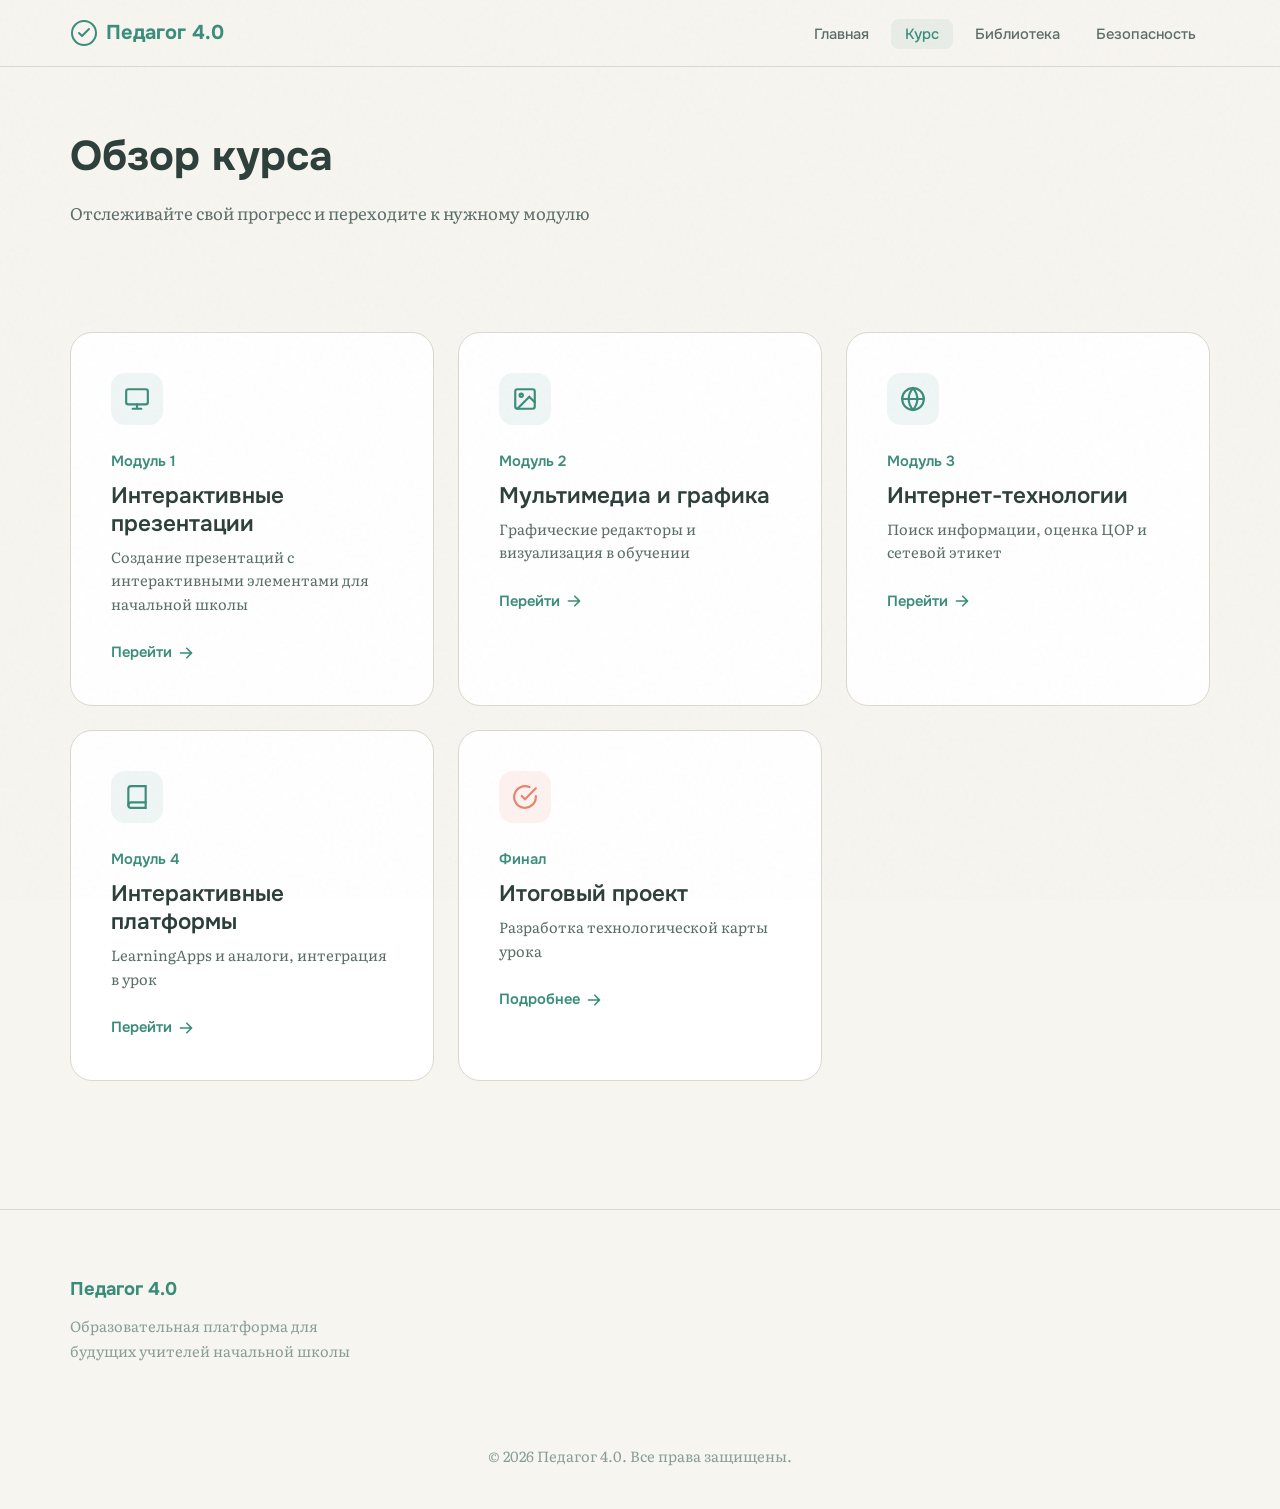
<file: course.html>
<!DOCTYPE html>
<html lang="ru">
<head>
  <meta charset="UTF-8">
  <link rel="icon" type="image/svg+xml" href="favicon.svg">
  <meta name="viewport" content="width=device-width, initial-scale=1.0">
  <title>Обзор курса — Педагог 4.0</title>
  <link rel="stylesheet" href="css/style.css">
</head>
<body>

  <nav class="nav">
    <div class="container nav__inner">
      <a href="index.html" class="nav__logo">
        <svg viewBox="0 0 28 28" fill="none" stroke="currentColor" stroke-width="2" stroke-linecap="round" stroke-linejoin="round"><circle cx="14" cy="14" r="12"/><path d="M9 14l3 3 7-7"/></svg>
        Педагог 4.0
      </a>
      <ul class="nav__links">
        <li><a href="index.html">Главная</a></li>
        <li><a href="course.html">Курс</a></li>
        <li><a href="library.html">Библиотека</a></li>
        <li><a href="safety.html">Безопасность</a></li>
      </ul>
      <button class="nav__hamburger" aria-label="Меню" aria-expanded="false">
        <svg viewBox="0 0 24 24" fill="none" stroke="currentColor" stroke-width="2"><path d="M3 12h18M3 6h18M3 18h18"/></svg>
      </button>
    </div>
  </nav>

  <section class="module-header">
    <div class="container">
      <div class="fade-in">
        <h1 class="module-header__title">Обзор курса</h1>
        <p class="module-header__desc">Отслеживайте свой прогресс и переходите к нужному модулю</p>
      </div>
    </div>
  </section>

  <section class="section">
    <div class="container">
<div class="cards-grid">
        <a href="module-1.html" class="card fade-in" style="text-decoration:none;color:inherit">
          <div class="card__icon">
            <svg viewBox="0 0 24 24" fill="none" stroke="currentColor" stroke-width="2" stroke-linecap="round"><rect x="2" y="3" width="20" height="14" rx="2"/><path d="M8 21h8M12 17v4"/></svg>
          </div>
          <div class="card__number">Модуль 1</div>
          <h3 class="card__title">Интерактивные презентации</h3>
          <p class="card__text">Создание презентаций с интерактивными элементами для начальной школы</p>
          <span class="card__link">Перейти <svg viewBox="0 0 20 20" fill="currentColor"><path fill-rule="evenodd" d="M10.293 3.293a1 1 0 011.414 0l6 6a1 1 0 010 1.414l-6 6a1 1 0 01-1.414-1.414L14.586 11H3a1 1 0 110-2h11.586l-4.293-4.293a1 1 0 010-1.414z"/></svg></span>
        </a>
        <a href="module-2.html" class="card fade-in" style="text-decoration:none;color:inherit">
          <div class="card__icon">
            <svg viewBox="0 0 24 24" fill="none" stroke="currentColor" stroke-width="2" stroke-linecap="round"><rect x="3" y="3" width="18" height="18" rx="2"/><circle cx="8.5" cy="8.5" r="1.5"/><path d="M21 15l-5-5L5 21"/></svg>
          </div>
          <div class="card__number">Модуль 2</div>
          <h3 class="card__title">Мультимедиа и графика</h3>
          <p class="card__text">Графические редакторы и визуализация в обучении</p>
          <span class="card__link">Перейти <svg viewBox="0 0 20 20" fill="currentColor"><path fill-rule="evenodd" d="M10.293 3.293a1 1 0 011.414 0l6 6a1 1 0 010 1.414l-6 6a1 1 0 01-1.414-1.414L14.586 11H3a1 1 0 110-2h11.586l-4.293-4.293a1 1 0 010-1.414z"/></svg></span>
        </a>
        <a href="module-3.html" class="card fade-in" style="text-decoration:none;color:inherit">
          <div class="card__icon">
            <svg viewBox="0 0 24 24" fill="none" stroke="currentColor" stroke-width="2" stroke-linecap="round"><circle cx="12" cy="12" r="10"/><path d="M2 12h20M12 2a15.3 15.3 0 014 10 15.3 15.3 0 01-4 10 15.3 15.3 0 01-4-10A15.3 15.3 0 0112 2z"/></svg>
          </div>
          <div class="card__number">Модуль 3</div>
          <h3 class="card__title">Интернет-технологии</h3>
          <p class="card__text">Поиск информации, оценка ЦОР и сетевой этикет</p>
          <span class="card__link">Перейти <svg viewBox="0 0 20 20" fill="currentColor"><path fill-rule="evenodd" d="M10.293 3.293a1 1 0 011.414 0l6 6a1 1 0 010 1.414l-6 6a1 1 0 01-1.414-1.414L14.586 11H3a1 1 0 110-2h11.586l-4.293-4.293a1 1 0 010-1.414z"/></svg></span>
        </a>
        <a href="module-4.html" class="card fade-in" style="text-decoration:none;color:inherit">
          <div class="card__icon">
            <svg viewBox="0 0 24 24" fill="none" stroke="currentColor" stroke-width="2" stroke-linecap="round"><path d="M4 19.5A2.5 2.5 0 016.5 17H20"/><path d="M6.5 2H20v20H6.5A2.5 2.5 0 014 19.5v-15A2.5 2.5 0 016.5 2z"/></svg>
          </div>
          <div class="card__number">Модуль 4</div>
          <h3 class="card__title">Интерактивные платформы</h3>
          <p class="card__text">LearningApps и аналоги, интеграция в урок</p>
          <span class="card__link">Перейти <svg viewBox="0 0 20 20" fill="currentColor"><path fill-rule="evenodd" d="M10.293 3.293a1 1 0 011.414 0l6 6a1 1 0 010 1.414l-6 6a1 1 0 01-1.414-1.414L14.586 11H3a1 1 0 110-2h11.586l-4.293-4.293a1 1 0 010-1.414z"/></svg></span>
        </a>
        <a href="final-project.html" class="card card--coral fade-in" style="text-decoration:none;color:inherit">
          <div class="card__icon">
            <svg viewBox="0 0 24 24" fill="none" stroke="currentColor" stroke-width="2" stroke-linecap="round"><path d="M22 11.08V12a10 10 0 11-5.93-9.14"/><path d="M22 4L12 14.01l-3-3"/></svg>
          </div>
          <div class="card__number">Финал</div>
          <h3 class="card__title">Итоговый проект</h3>
          <p class="card__text">Разработка технологической карты урока</p>
          <span class="card__link">Подробнее <svg viewBox="0 0 20 20" fill="currentColor"><path fill-rule="evenodd" d="M10.293 3.293a1 1 0 011.414 0l6 6a1 1 0 010 1.414l-6 6a1 1 0 01-1.414-1.414L14.586 11H3a1 1 0 110-2h11.586l-4.293-4.293a1 1 0 010-1.414z"/></svg></span>
        </a>
      </div>
    </div>
  </section>

  <footer class="footer">
    <div class="container footer__inner">
      <div class="footer__brand">
        <div class="footer__brand-name">Педагог 4.0</div>
        <p class="footer__brand-desc">Образовательная платформа для будущих учителей начальной школы</p>
      </div>
      <p class="footer__copy">&copy; 2026 Педагог 4.0. Все права защищены.</p>
    </div>
  </footer>

  <script src="js/main.js"></script>
</body>
</html>
</file>
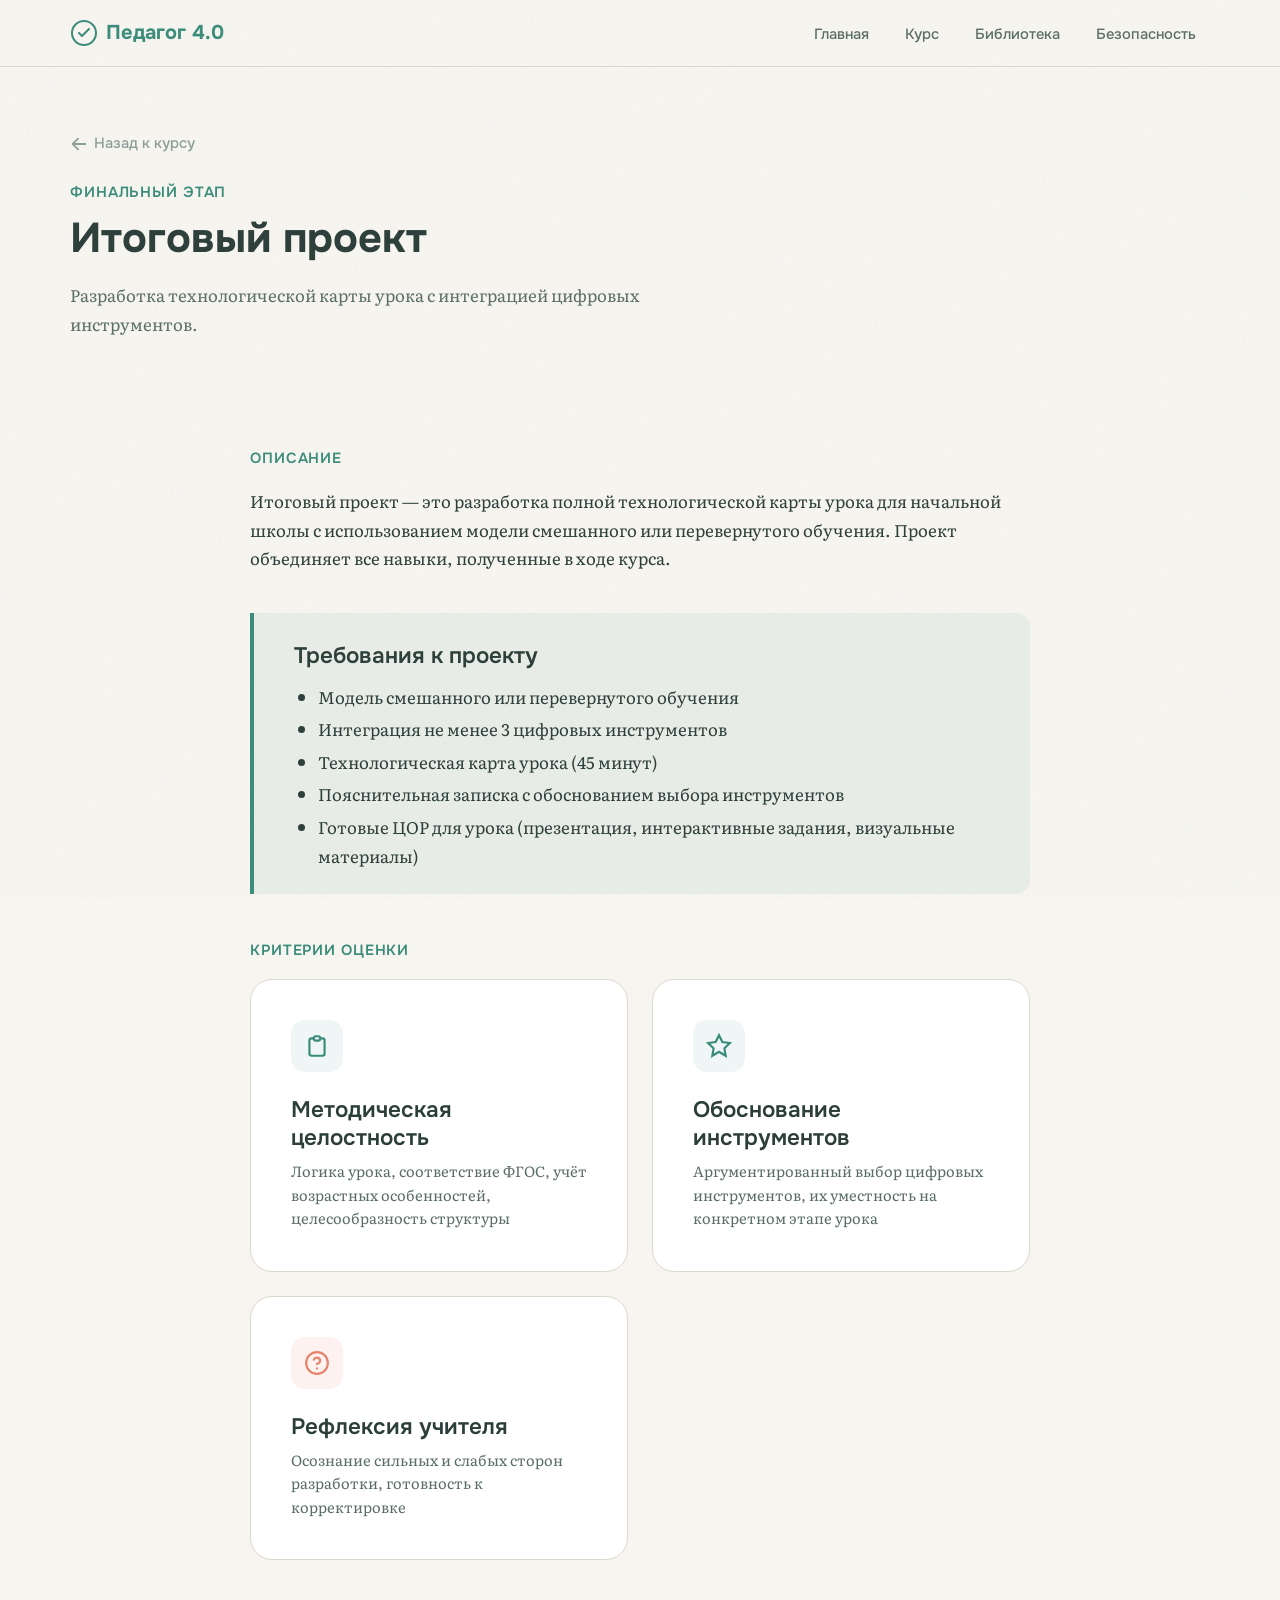
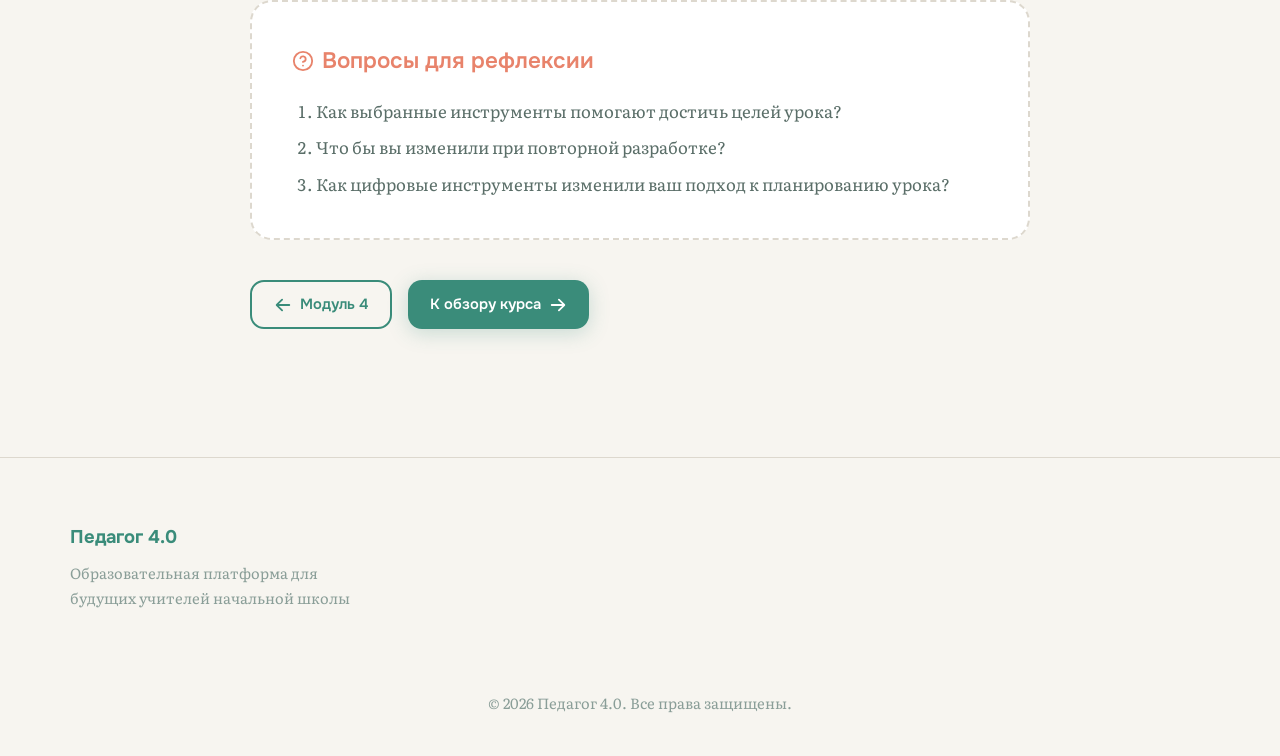
<file: final-project.html>
<!DOCTYPE html>
<html lang="ru">
<head>
  <meta charset="UTF-8">
  <link rel="icon" type="image/svg+xml" href="favicon.svg">
  <meta name="viewport" content="width=device-width, initial-scale=1.0">
  <title>Итоговый проект — Педагог 4.0</title>
  <link rel="stylesheet" href="css/style.css">
</head>
<body>

  <nav class="nav">
    <div class="container nav__inner">
      <a href="index.html" class="nav__logo">
        <svg viewBox="0 0 28 28" fill="none" stroke="currentColor" stroke-width="2" stroke-linecap="round" stroke-linejoin="round"><circle cx="14" cy="14" r="12"/><path d="M9 14l3 3 7-7"/></svg>
        Педагог 4.0
      </a>
      <ul class="nav__links">
        <li><a href="index.html">Главная</a></li>
        <li><a href="course.html">Курс</a></li>
        <li><a href="library.html">Библиотека</a></li>
        <li><a href="safety.html">Безопасность</a></li>
      </ul>
      <button class="nav__hamburger" aria-label="Меню" aria-expanded="false">
        <svg viewBox="0 0 24 24" fill="none" stroke="currentColor" stroke-width="2"><path d="M3 12h18M3 6h18M3 18h18"/></svg>
      </button>
    </div>
  </nav>

  <section class="module-header">
    <div class="container">
      <a href="course.html" class="module-header__back">
        <svg viewBox="0 0 20 20" fill="currentColor"><path fill-rule="evenodd" d="M9.707 16.707a1 1 0 01-1.414 0l-6-6a1 1 0 010-1.414l6-6a1 1 0 011.414 1.414L5.414 9H17a1 1 0 110 2H5.414l4.293 4.293a1 1 0 010 1.414z"/></svg>
        Назад к курсу
      </a>
      <div class="fade-in">
        <div class="module-header__number">Финальный этап</div>
        <h1 class="module-header__title">Итоговый проект</h1>
        <p class="module-header__desc">Разработка технологической карты урока с интеграцией цифровых инструментов.</p>
      </div>
    </div>
  </section>

  <section class="section">
    <div class="container page-content">

      <div class="fade-in">
        <span class="section__label">Описание</span>
        <p>Итоговый проект — это разработка полной технологической карты урока для начальной школы с использованием модели смешанного или перевернутого обучения. Проект объединяет все навыки, полученные в ходе курса.</p>
      </div>

      <div class="fade-in">
        <div class="highlight-box">
          <div class="highlight-box__title">Требования к проекту</div>
          <ul>
            <li>Модель смешанного или перевернутого обучения</li>
            <li>Интеграция не менее 3 цифровых инструментов</li>
            <li>Технологическая карта урока (45 минут)</li>
            <li>Пояснительная записка с обоснованием выбора инструментов</li>
            <li>Готовые ЦОР для урока (презентация, интерактивные задания, визуальные материалы)</li>
          </ul>
        </div>
      </div>

      <div class="fade-in">
        <span class="section__label">Критерии оценки</span>
        <div class="cards-grid" style="max-width:100%">
          <div class="card">
            <div class="card__icon">
              <svg viewBox="0 0 24 24" fill="none" stroke="currentColor" stroke-width="2" stroke-linecap="round"><path d="M9 5H7a2 2 0 00-2 2v12a2 2 0 002 2h10a2 2 0 002-2V7a2 2 0 00-2-2h-2M9 5a2 2 0 002 2h2a2 2 0 002-2M9 5a2 2 0 012-2h2a2 2 0 012 2"/></svg>
            </div>
            <h3 class="card__title">Методическая целостность</h3>
            <p class="card__text">Логика урока, соответствие ФГОС, учёт возрастных особенностей, целесообразность структуры</p>
          </div>
          <div class="card">
            <div class="card__icon">
              <svg viewBox="0 0 24 24" fill="none" stroke="currentColor" stroke-width="2" stroke-linecap="round"><path d="M12 2l3.09 6.26L22 9.27l-5 4.87L18.18 21 12 17.27 5.82 21 7 14.14l-5-4.87 6.91-1.01z"/></svg>
            </div>
            <h3 class="card__title">Обоснование инструментов</h3>
            <p class="card__text">Аргументированный выбор цифровых инструментов, их уместность на конкретном этапе урока</p>
          </div>
          <div class="card card--coral">
            <div class="card__icon">
              <svg viewBox="0 0 24 24" fill="none" stroke="currentColor" stroke-width="2" stroke-linecap="round"><circle cx="12" cy="12" r="10"/><path d="M9.09 9a3 3 0 015.83 1c0 2-3 3-3 3M12 17h.01"/></svg>
            </div>
            <h3 class="card__title">Рефлексия учителя</h3>
            <p class="card__text">Осознание сильных и слабых сторон разработки, готовность к корректировке</p>
          </div>
        </div>
      </div>

      <div class="fade-in">
        <div class="reflection-block">
          <div class="reflection-block__title">
            <svg viewBox="0 0 24 24" fill="none" stroke="currentColor" stroke-width="2" stroke-linecap="round"><circle cx="12" cy="12" r="10"/><path d="M9.09 9a3 3 0 015.83 1c0 2-3 3-3 3M12 17h.01"/></svg>
            Вопросы для рефлексии
          </div>
          <ol>
            <li>Как выбранные инструменты помогают достичь целей урока?</li>
            <li>Что бы вы изменили при повторной разработке?</li>
            <li>Как цифровые инструменты изменили ваш подход к планированию урока?</li>
          </ol>
        </div>
      </div>

      <div class="fade-in" style="display:flex;gap:var(--sp-sm);flex-wrap:wrap">
        <a href="module-4.html" class="btn btn--outline btn--small">
          <svg viewBox="0 0 20 20" fill="currentColor" width="16" height="16"><path fill-rule="evenodd" d="M9.707 16.707a1 1 0 01-1.414 0l-6-6a1 1 0 010-1.414l6-6a1 1 0 011.414 1.414L5.414 9H17a1 1 0 110 2H5.414l4.293 4.293a1 1 0 010 1.414z"/></svg>
          Модуль 4
        </a>
        <a href="course.html" class="btn btn--primary btn--small">
          К обзору курса
          <svg viewBox="0 0 20 20" fill="currentColor" width="16" height="16"><path fill-rule="evenodd" d="M10.293 3.293a1 1 0 011.414 0l6 6a1 1 0 010 1.414l-6 6a1 1 0 01-1.414-1.414L14.586 11H3a1 1 0 110-2h11.586l-4.293-4.293a1 1 0 010-1.414z"/></svg>
        </a>
      </div>

    </div>
  </section>

  <footer class="footer">
    <div class="container footer__inner">
      <div class="footer__brand">
        <div class="footer__brand-name">Педагог 4.0</div>
        <p class="footer__brand-desc">Образовательная платформа для будущих учителей начальной школы</p>
      </div>
      <p class="footer__copy">&copy; 2026 Педагог 4.0. Все права защищены.</p>
    </div>
  </footer>

  <script src="js/main.js"></script>
</body>
</html>
</file>
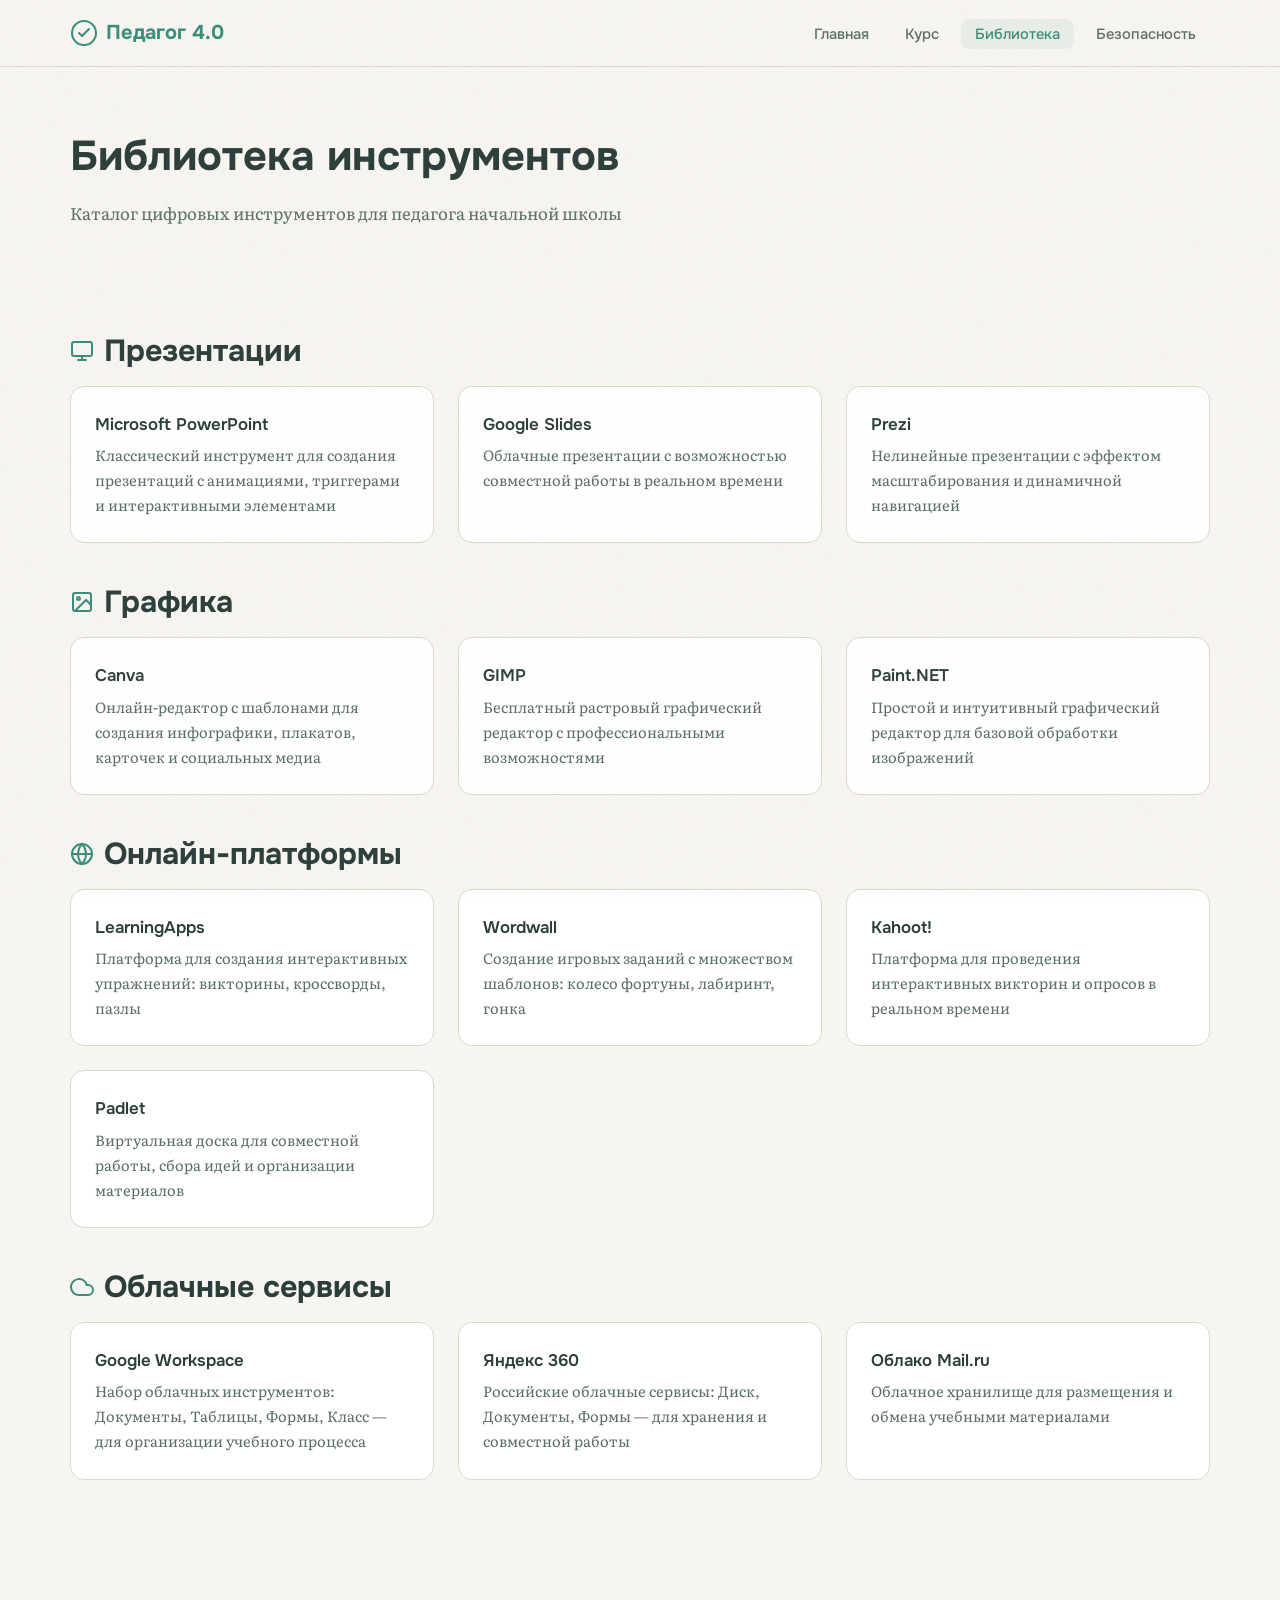
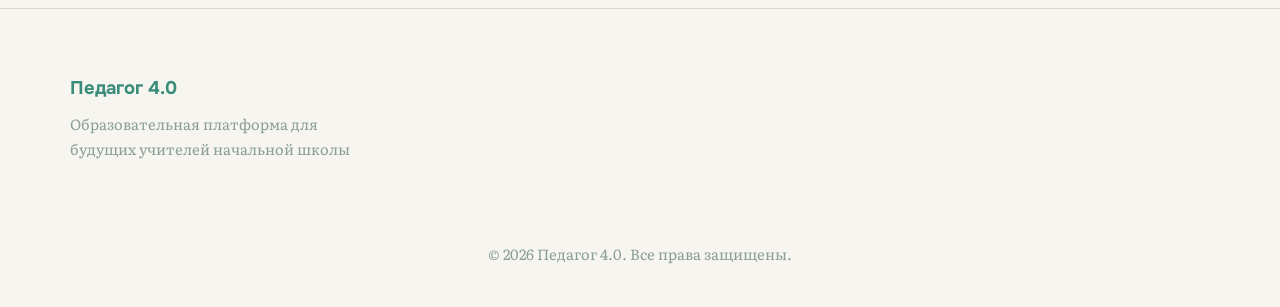
<file: library.html>
<!DOCTYPE html>
<html lang="ru">
<head>
  <meta charset="UTF-8">
  <link rel="icon" type="image/svg+xml" href="favicon.svg">
  <meta name="viewport" content="width=device-width, initial-scale=1.0">
  <title>Библиотека инструментов — Педагог 4.0</title>
  <link rel="stylesheet" href="css/style.css">
</head>
<body>

  <nav class="nav">
    <div class="container nav__inner">
      <a href="index.html" class="nav__logo">
        <svg viewBox="0 0 28 28" fill="none" stroke="currentColor" stroke-width="2" stroke-linecap="round" stroke-linejoin="round"><circle cx="14" cy="14" r="12"/><path d="M9 14l3 3 7-7"/></svg>
        Педагог 4.0
      </a>
      <ul class="nav__links">
        <li><a href="index.html">Главная</a></li>
        <li><a href="course.html">Курс</a></li>
        <li><a href="library.html">Библиотека</a></li>
        <li><a href="safety.html">Безопасность</a></li>
      </ul>
      <button class="nav__hamburger" aria-label="Меню" aria-expanded="false">
        <svg viewBox="0 0 24 24" fill="none" stroke="currentColor" stroke-width="2"><path d="M3 12h18M3 6h18M3 18h18"/></svg>
      </button>
    </div>
  </nav>

  <section class="module-header">
    <div class="container">
      <div class="fade-in">
        <h1 class="module-header__title">Библиотека инструментов</h1>
        <p class="module-header__desc">Каталог цифровых инструментов для педагога начальной школы</p>
      </div>
    </div>
  </section>

  <section class="section">
    <div class="container">

      <!-- Презентации -->
      <div class="tools-category fade-in">
        <h2 class="tools-category__title">
          <svg viewBox="0 0 24 24" fill="none" stroke="currentColor" stroke-width="2" stroke-linecap="round"><rect x="2" y="3" width="20" height="14" rx="2"/><path d="M8 21h8M12 17v4"/></svg>
          Презентации
        </h2>
        <div class="cards-grid">
          <div class="tool-card">
            <div class="tool-card__name">Microsoft PowerPoint</div>
            <div class="tool-card__desc">Классический инструмент для создания презентаций с анимациями, триггерами и интерактивными элементами</div>
          </div>
          <div class="tool-card">
            <div class="tool-card__name">Google Slides</div>
            <div class="tool-card__desc">Облачные презентации с возможностью совместной работы в реальном времени</div>
          </div>
          <div class="tool-card">
            <div class="tool-card__name">Prezi</div>
            <div class="tool-card__desc">Нелинейные презентации с эффектом масштабирования и динамичной навигацией</div>
          </div>
        </div>
      </div>

      <!-- Графика -->
      <div class="tools-category fade-in">
        <h2 class="tools-category__title">
          <svg viewBox="0 0 24 24" fill="none" stroke="currentColor" stroke-width="2" stroke-linecap="round"><rect x="3" y="3" width="18" height="18" rx="2"/><circle cx="8.5" cy="8.5" r="1.5"/><path d="M21 15l-5-5L5 21"/></svg>
          Графика
        </h2>
        <div class="cards-grid">
          <div class="tool-card">
            <div class="tool-card__name">Canva</div>
            <div class="tool-card__desc">Онлайн-редактор с шаблонами для создания инфографики, плакатов, карточек и социальных медиа</div>
          </div>
          <div class="tool-card">
            <div class="tool-card__name">GIMP</div>
            <div class="tool-card__desc">Бесплатный растровый графический редактор с профессиональными возможностями</div>
          </div>
          <div class="tool-card">
            <div class="tool-card__name">Paint.NET</div>
            <div class="tool-card__desc">Простой и интуитивный графический редактор для базовой обработки изображений</div>
          </div>
        </div>
      </div>

      <!-- Онлайн-платформы -->
      <div class="tools-category fade-in">
        <h2 class="tools-category__title">
          <svg viewBox="0 0 24 24" fill="none" stroke="currentColor" stroke-width="2" stroke-linecap="round"><circle cx="12" cy="12" r="10"/><path d="M2 12h20M12 2a15.3 15.3 0 014 10 15.3 15.3 0 01-4 10 15.3 15.3 0 01-4-10A15.3 15.3 0 0112 2z"/></svg>
          Онлайн-платформы
        </h2>
        <div class="cards-grid">
          <div class="tool-card">
            <div class="tool-card__name">LearningApps</div>
            <div class="tool-card__desc">Платформа для создания интерактивных упражнений: викторины, кроссворды, пазлы</div>
          </div>
          <div class="tool-card">
            <div class="tool-card__name">Wordwall</div>
            <div class="tool-card__desc">Создание игровых заданий с множеством шаблонов: колесо фортуны, лабиринт, гонка</div>
          </div>
          <div class="tool-card">
            <div class="tool-card__name">Kahoot!</div>
            <div class="tool-card__desc">Платформа для проведения интерактивных викторин и опросов в реальном времени</div>
          </div>
          <div class="tool-card">
            <div class="tool-card__name">Padlet</div>
            <div class="tool-card__desc">Виртуальная доска для совместной работы, сбора идей и организации материалов</div>
          </div>
        </div>
      </div>

      <!-- Облачные сервисы -->
      <div class="tools-category fade-in">
        <h2 class="tools-category__title">
          <svg viewBox="0 0 24 24" fill="none" stroke="currentColor" stroke-width="2" stroke-linecap="round"><path d="M18 10h-1.26A8 8 0 109 20h9a5 5 0 000-10z"/></svg>
          Облачные сервисы
        </h2>
        <div class="cards-grid">
          <div class="tool-card">
            <div class="tool-card__name">Google Workspace</div>
            <div class="tool-card__desc">Набор облачных инструментов: Документы, Таблицы, Формы, Класс — для организации учебного процесса</div>
          </div>
          <div class="tool-card">
            <div class="tool-card__name">Яндекс 360</div>
            <div class="tool-card__desc">Российские облачные сервисы: Диск, Документы, Формы — для хранения и совместной работы</div>
          </div>
          <div class="tool-card">
            <div class="tool-card__name">Облако Mail.ru</div>
            <div class="tool-card__desc">Облачное хранилище для размещения и обмена учебными материалами</div>
          </div>
        </div>
      </div>

    </div>
  </section>

  <footer class="footer">
    <div class="container footer__inner">
      <div class="footer__brand">
        <div class="footer__brand-name">Педагог 4.0</div>
        <p class="footer__brand-desc">Образовательная платформа для будущих учителей начальной школы</p>
      </div>
      <p class="footer__copy">&copy; 2026 Педагог 4.0. Все права защищены.</p>
    </div>
  </footer>

  <script src="js/main.js"></script>
</body>
</html>
</file>
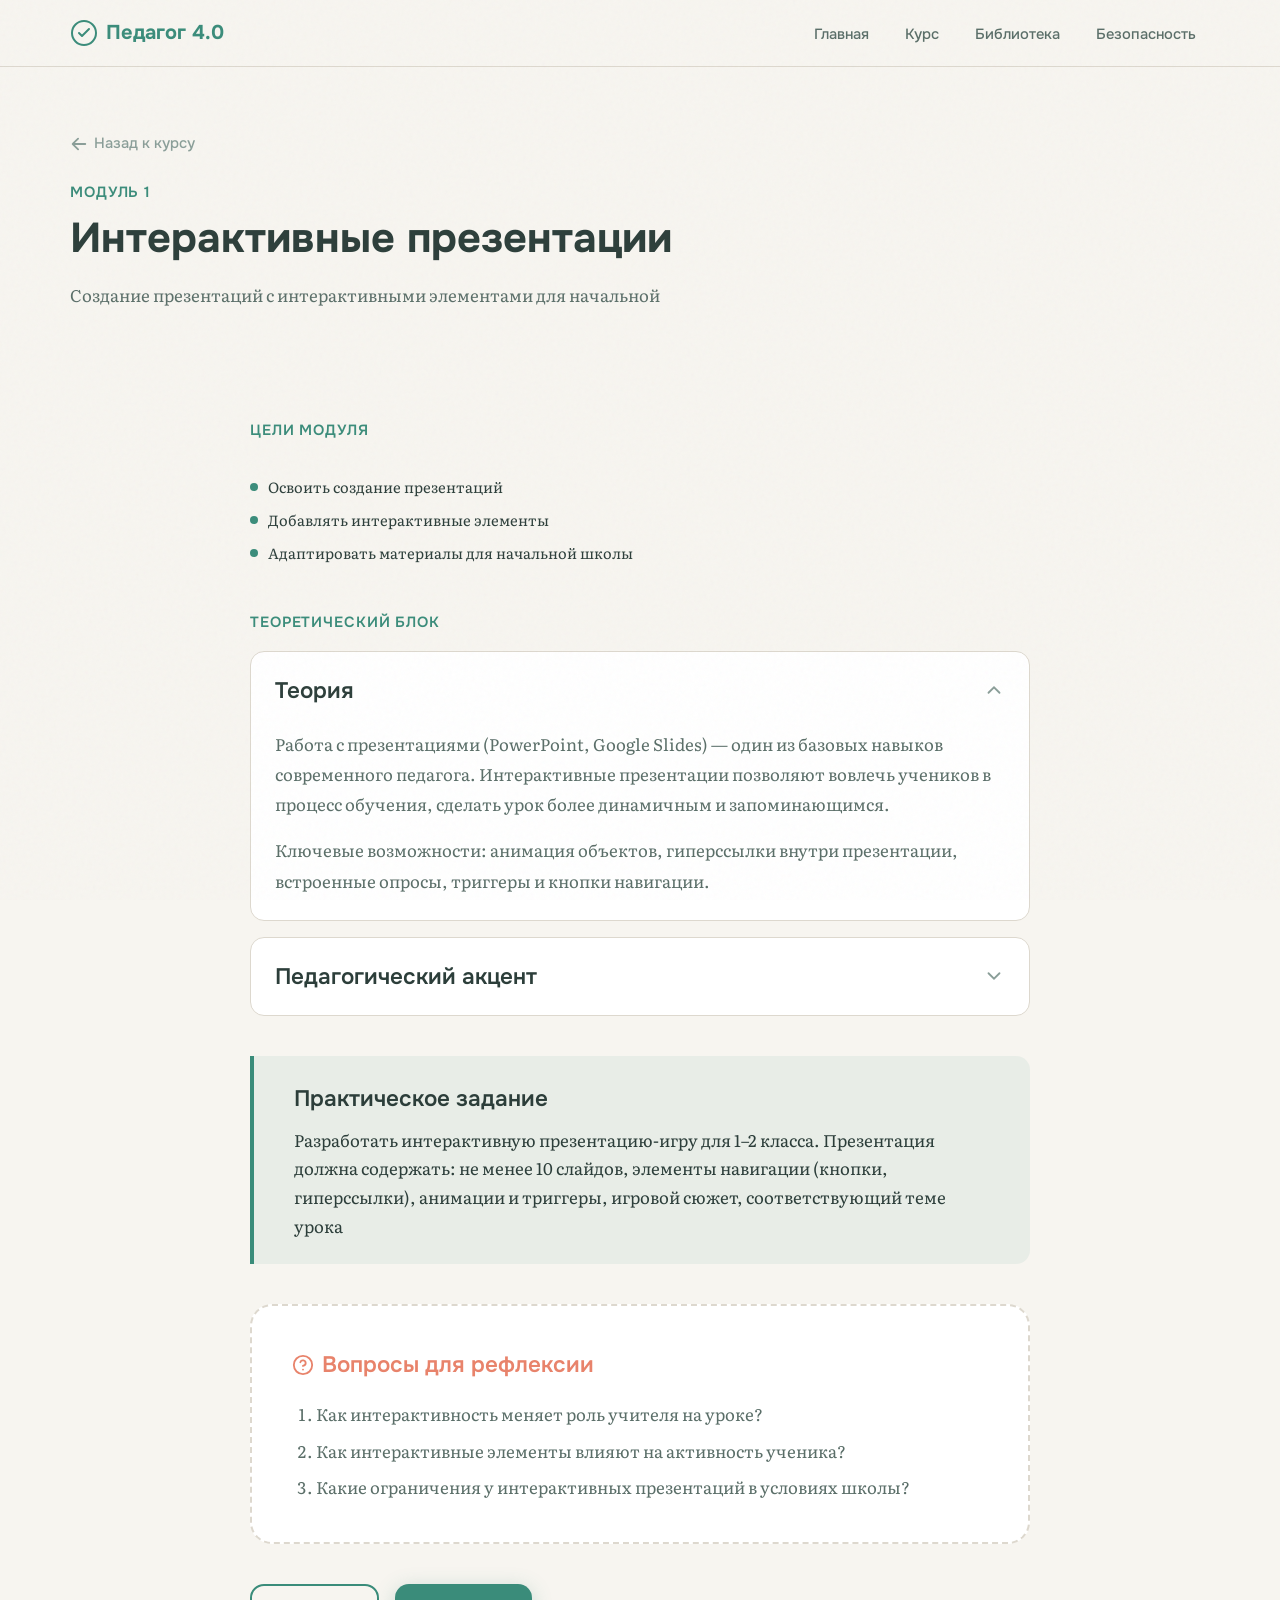
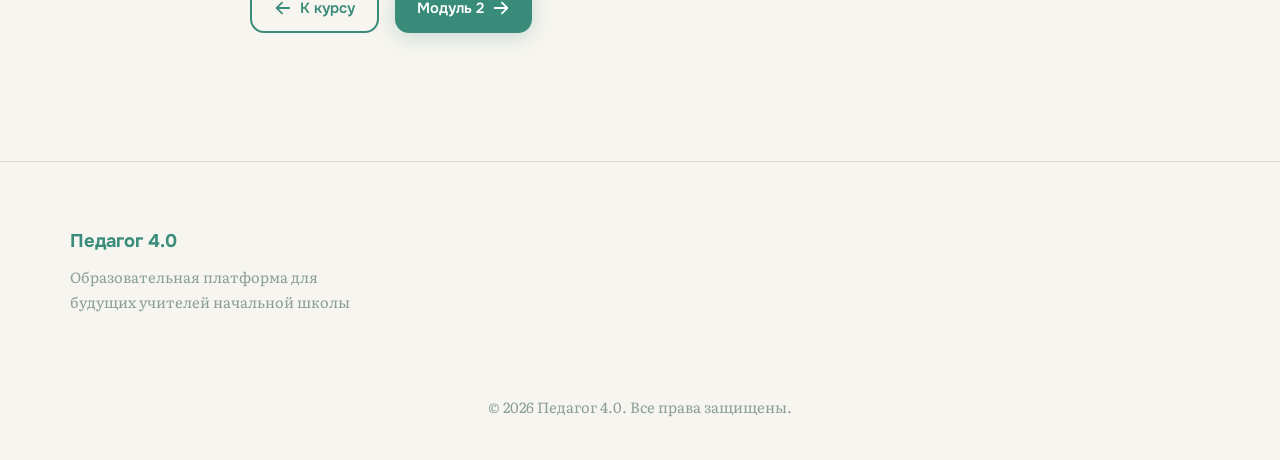
<file: module-1.html>
<!DOCTYPE html>
<html lang="ru">
<head>
  <meta charset="UTF-8">
  <link rel="icon" type="image/svg+xml" href="favicon.svg">
  <meta name="viewport" content="width=device-width, initial-scale=1.0">
  <title>Модуль 1 — Педагог 4.0</title>
  <link rel="stylesheet" href="css/style.css">
</head>
<body>

  <nav class="nav">
    <div class="container nav__inner">
      <a href="index.html" class="nav__logo">
        <svg viewBox="0 0 28 28" fill="none" stroke="currentColor" stroke-width="2" stroke-linecap="round" stroke-linejoin="round"><circle cx="14" cy="14" r="12"/><path d="M9 14l3 3 7-7"/></svg>
        Педагог 4.0
      </a>
      <ul class="nav__links">
        <li><a href="index.html">Главная</a></li>
        <li><a href="course.html">Курс</a></li>
        <li><a href="library.html">Библиотека</a></li>
        <li><a href="safety.html">Безопасность</a></li>
      </ul>
      <button class="nav__hamburger" aria-label="Меню" aria-expanded="false">
        <svg viewBox="0 0 24 24" fill="none" stroke="currentColor" stroke-width="2"><path d="M3 12h18M3 6h18M3 18h18"/></svg>
      </button>
    </div>
  </nav>

  <section class="module-header">
    <div class="container">
      <a href="course.html" class="module-header__back">
        <svg viewBox="0 0 20 20" fill="currentColor"><path fill-rule="evenodd" d="M9.707 16.707a1 1 0 01-1.414 0l-6-6a1 1 0 010-1.414l6-6a1 1 0 011.414 1.414L5.414 9H17a1 1 0 110 2H5.414l4.293 4.293a1 1 0 010 1.414z"/></svg>
        Назад к курсу
      </a>
      <div class="fade-in">
        <div class="module-header__number" id="module-number">Модуль 1</div>
        <h1 class="module-header__title" id="module-title">Загрузка...</h1>
        <p class="module-header__desc" id="module-desc"></p>
      </div>
    </div>
  </section>

  <section class="section">
    <div class="container page-content">

      <div class="fade-in">
        <span class="section__label">Цели модуля</span>
        <ul class="goals-list" id="module-goals"></ul>
      </div>

      <div class="fade-in">
        <span class="section__label">Теоретический блок</span>
        <div class="accordion">
          <div class="accordion__item open">
            <button class="accordion__trigger">
              Теория
              <svg viewBox="0 0 24 24" fill="none" stroke="currentColor" stroke-width="2" stroke-linecap="round"><path d="M6 9l6 6 6-6"/></svg>
            </button>
            <div class="accordion__content" style="max-height:300px">
              <div class="accordion__content-inner" id="module-theory"></div>
            </div>
          </div>
          <div class="accordion__item">
            <button class="accordion__trigger">
              Педагогический акцент
              <svg viewBox="0 0 24 24" fill="none" stroke="currentColor" stroke-width="2" stroke-linecap="round"><path d="M6 9l6 6 6-6"/></svg>
            </button>
            <div class="accordion__content">
              <div class="accordion__content-inner" id="module-pedagogy"></div>
            </div>
          </div>
        </div>
      </div>

      <div class="fade-in">
        <div class="highlight-box">
          <div class="highlight-box__title">Практическое задание</div>
          <div id="module-practice"></div>
        </div>
      </div>

      <div class="fade-in">
        <div class="reflection-block">
          <div class="reflection-block__title">
            <svg viewBox="0 0 24 24" fill="none" stroke="currentColor" stroke-width="2" stroke-linecap="round"><circle cx="12" cy="12" r="10"/><path d="M9.09 9a3 3 0 015.83 1c0 2-3 3-3 3M12 17h.01"/></svg>
            Вопросы для рефлексии
          </div>
          <ol id="module-reflection"></ol>
        </div>
      </div>

      <div class="fade-in" style="display:flex;gap:var(--sp-sm);flex-wrap:wrap">
        <a href="course.html" class="btn btn--outline btn--small">
          <svg viewBox="0 0 20 20" fill="currentColor" width="16" height="16"><path fill-rule="evenodd" d="M9.707 16.707a1 1 0 01-1.414 0l-6-6a1 1 0 010-1.414l6-6a1 1 0 011.414 1.414L5.414 9H17a1 1 0 110 2H5.414l4.293 4.293a1 1 0 010 1.414z"/></svg>
          К курсу
        </a>
        <a href="module-2.html" class="btn btn--primary btn--small">
          Модуль 2
          <svg viewBox="0 0 20 20" fill="currentColor" width="16" height="16"><path fill-rule="evenodd" d="M10.293 3.293a1 1 0 011.414 0l6 6a1 1 0 010 1.414l-6 6a1 1 0 01-1.414-1.414L14.586 11H3a1 1 0 110-2h11.586l-4.293-4.293a1 1 0 010-1.414z"/></svg>
        </a>
      </div>

    </div>
  </section>

  <footer class="footer">
    <div class="container footer__inner">
      <div class="footer__brand">
        <div class="footer__brand-name">Педагог 4.0</div>
        <p class="footer__brand-desc">Образовательная платформа для будущих учителей начальной школы</p>
      </div>
      <p class="footer__copy">&copy; 2026 Педагог 4.0. Все права защищены.</p>
    </div>
  </footer>

  <script src="js/main.js"></script>
  <script src="js/module-loader.js"></script>
  <script>
    loadModule('content/modules/module-1.md');
  </script>
</body>
</html>
</file>
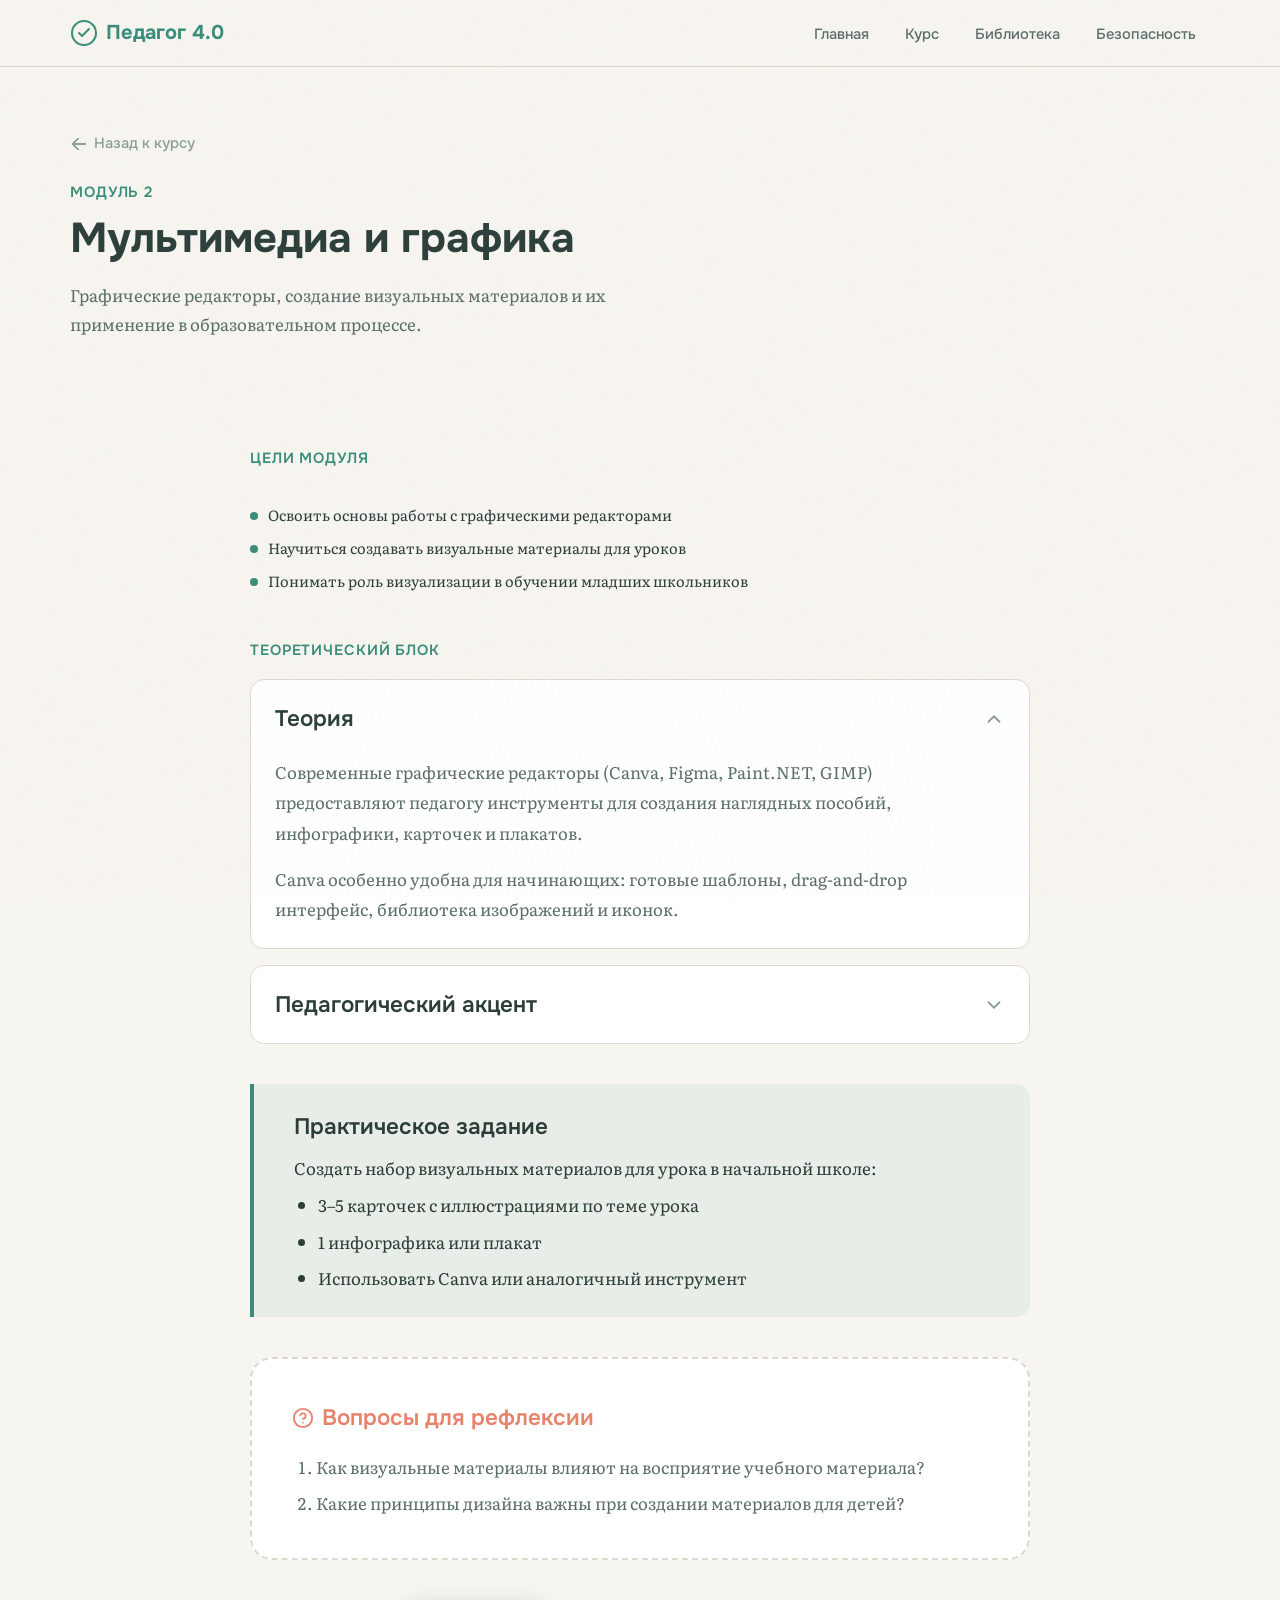
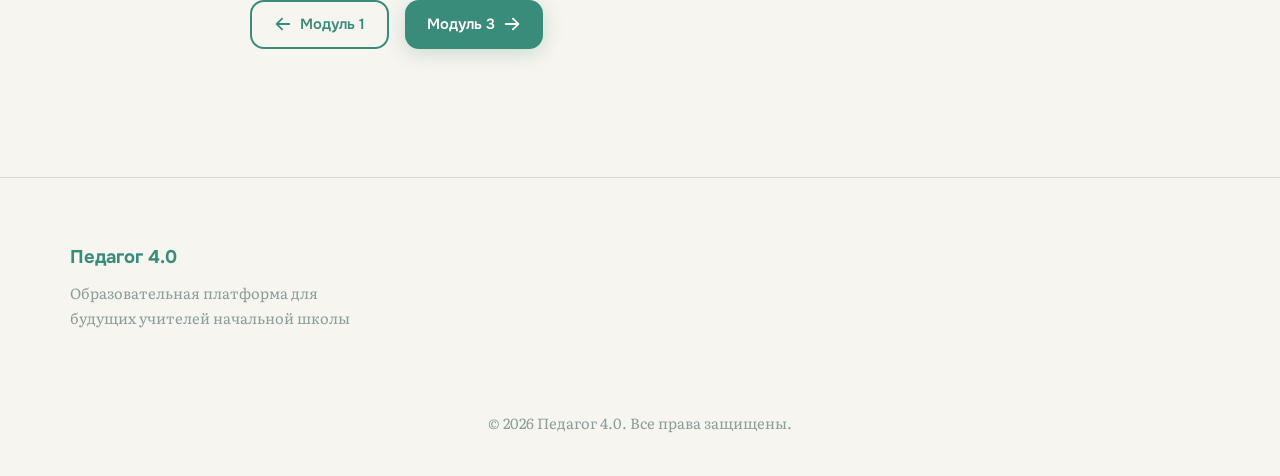
<file: module-2.html>
<!DOCTYPE html>
<html lang="ru">
<head>
  <meta charset="UTF-8">
  <link rel="icon" type="image/svg+xml" href="favicon.svg">
  <meta name="viewport" content="width=device-width, initial-scale=1.0">
  <title>Модуль 2 — Педагог 4.0</title>
  <link rel="stylesheet" href="css/style.css">
</head>
<body>

  <nav class="nav">
    <div class="container nav__inner">
      <a href="index.html" class="nav__logo">
        <svg viewBox="0 0 28 28" fill="none" stroke="currentColor" stroke-width="2" stroke-linecap="round" stroke-linejoin="round"><circle cx="14" cy="14" r="12"/><path d="M9 14l3 3 7-7"/></svg>
        Педагог 4.0
      </a>
      <ul class="nav__links">
        <li><a href="index.html">Главная</a></li>
        <li><a href="course.html">Курс</a></li>
        <li><a href="library.html">Библиотека</a></li>
        <li><a href="safety.html">Безопасность</a></li>
      </ul>
      <button class="nav__hamburger" aria-label="Меню" aria-expanded="false">
        <svg viewBox="0 0 24 24" fill="none" stroke="currentColor" stroke-width="2"><path d="M3 12h18M3 6h18M3 18h18"/></svg>
      </button>
    </div>
  </nav>

  <section class="module-header">
    <div class="container">
      <a href="course.html" class="module-header__back">
        <svg viewBox="0 0 20 20" fill="currentColor"><path fill-rule="evenodd" d="M9.707 16.707a1 1 0 01-1.414 0l-6-6a1 1 0 010-1.414l6-6a1 1 0 011.414 1.414L5.414 9H17a1 1 0 110 2H5.414l4.293 4.293a1 1 0 010 1.414z"/></svg>
        Назад к курсу
      </a>
      <div class="fade-in">
        <div class="module-header__number" id="module-number">Модуль 2</div>
        <h1 class="module-header__title" id="module-title">Загрузка...</h1>
        <p class="module-header__desc" id="module-desc"></p>
      </div>
    </div>
  </section>

  <section class="section">
    <div class="container page-content">

      <div class="fade-in">
        <span class="section__label">Цели модуля</span>
        <ul class="goals-list" id="module-goals"></ul>
      </div>

      <div class="fade-in">
        <span class="section__label">Теоретический блок</span>
        <div class="accordion">
          <div class="accordion__item open">
            <button class="accordion__trigger">
              Теория
              <svg viewBox="0 0 24 24" fill="none" stroke="currentColor" stroke-width="2" stroke-linecap="round"><path d="M6 9l6 6 6-6"/></svg>
            </button>
            <div class="accordion__content" style="max-height:300px">
              <div class="accordion__content-inner" id="module-theory"></div>
            </div>
          </div>
          <div class="accordion__item">
            <button class="accordion__trigger">
              Педагогический акцент
              <svg viewBox="0 0 24 24" fill="none" stroke="currentColor" stroke-width="2" stroke-linecap="round"><path d="M6 9l6 6 6-6"/></svg>
            </button>
            <div class="accordion__content">
              <div class="accordion__content-inner" id="module-pedagogy"></div>
            </div>
          </div>
        </div>
      </div>

      <div class="fade-in">
        <div class="highlight-box">
          <div class="highlight-box__title">Практическое задание</div>
          <div id="module-practice"></div>
        </div>
      </div>

      <div class="fade-in">
        <div class="reflection-block">
          <div class="reflection-block__title">
            <svg viewBox="0 0 24 24" fill="none" stroke="currentColor" stroke-width="2" stroke-linecap="round"><circle cx="12" cy="12" r="10"/><path d="M9.09 9a3 3 0 015.83 1c0 2-3 3-3 3M12 17h.01"/></svg>
            Вопросы для рефлексии
          </div>
          <ol id="module-reflection"></ol>
        </div>
      </div>

      <div class="fade-in" style="display:flex;gap:var(--sp-sm);flex-wrap:wrap">
        <a href="module-1.html" class="btn btn--outline btn--small">
          <svg viewBox="0 0 20 20" fill="currentColor" width="16" height="16"><path fill-rule="evenodd" d="M9.707 16.707a1 1 0 01-1.414 0l-6-6a1 1 0 010-1.414l6-6a1 1 0 011.414 1.414L5.414 9H17a1 1 0 110 2H5.414l4.293 4.293a1 1 0 010 1.414z"/></svg>
          Модуль 1
        </a>
        <a href="module-3.html" class="btn btn--primary btn--small">
          Модуль 3
          <svg viewBox="0 0 20 20" fill="currentColor" width="16" height="16"><path fill-rule="evenodd" d="M10.293 3.293a1 1 0 011.414 0l6 6a1 1 0 010 1.414l-6 6a1 1 0 01-1.414-1.414L14.586 11H3a1 1 0 110-2h11.586l-4.293-4.293a1 1 0 010-1.414z"/></svg>
        </a>
      </div>

    </div>
  </section>

  <footer class="footer">
    <div class="container footer__inner">
      <div class="footer__brand">
        <div class="footer__brand-name">Педагог 4.0</div>
        <p class="footer__brand-desc">Образовательная платформа для будущих учителей начальной школы</p>
      </div>
      <p class="footer__copy">&copy; 2026 Педагог 4.0. Все права защищены.</p>
    </div>
  </footer>

  <script src="js/main.js"></script>
  <script src="js/module-loader.js"></script>
  <script>
    loadModule('content/modules/module-2.md');
  </script>
</body>
</html>
</file>
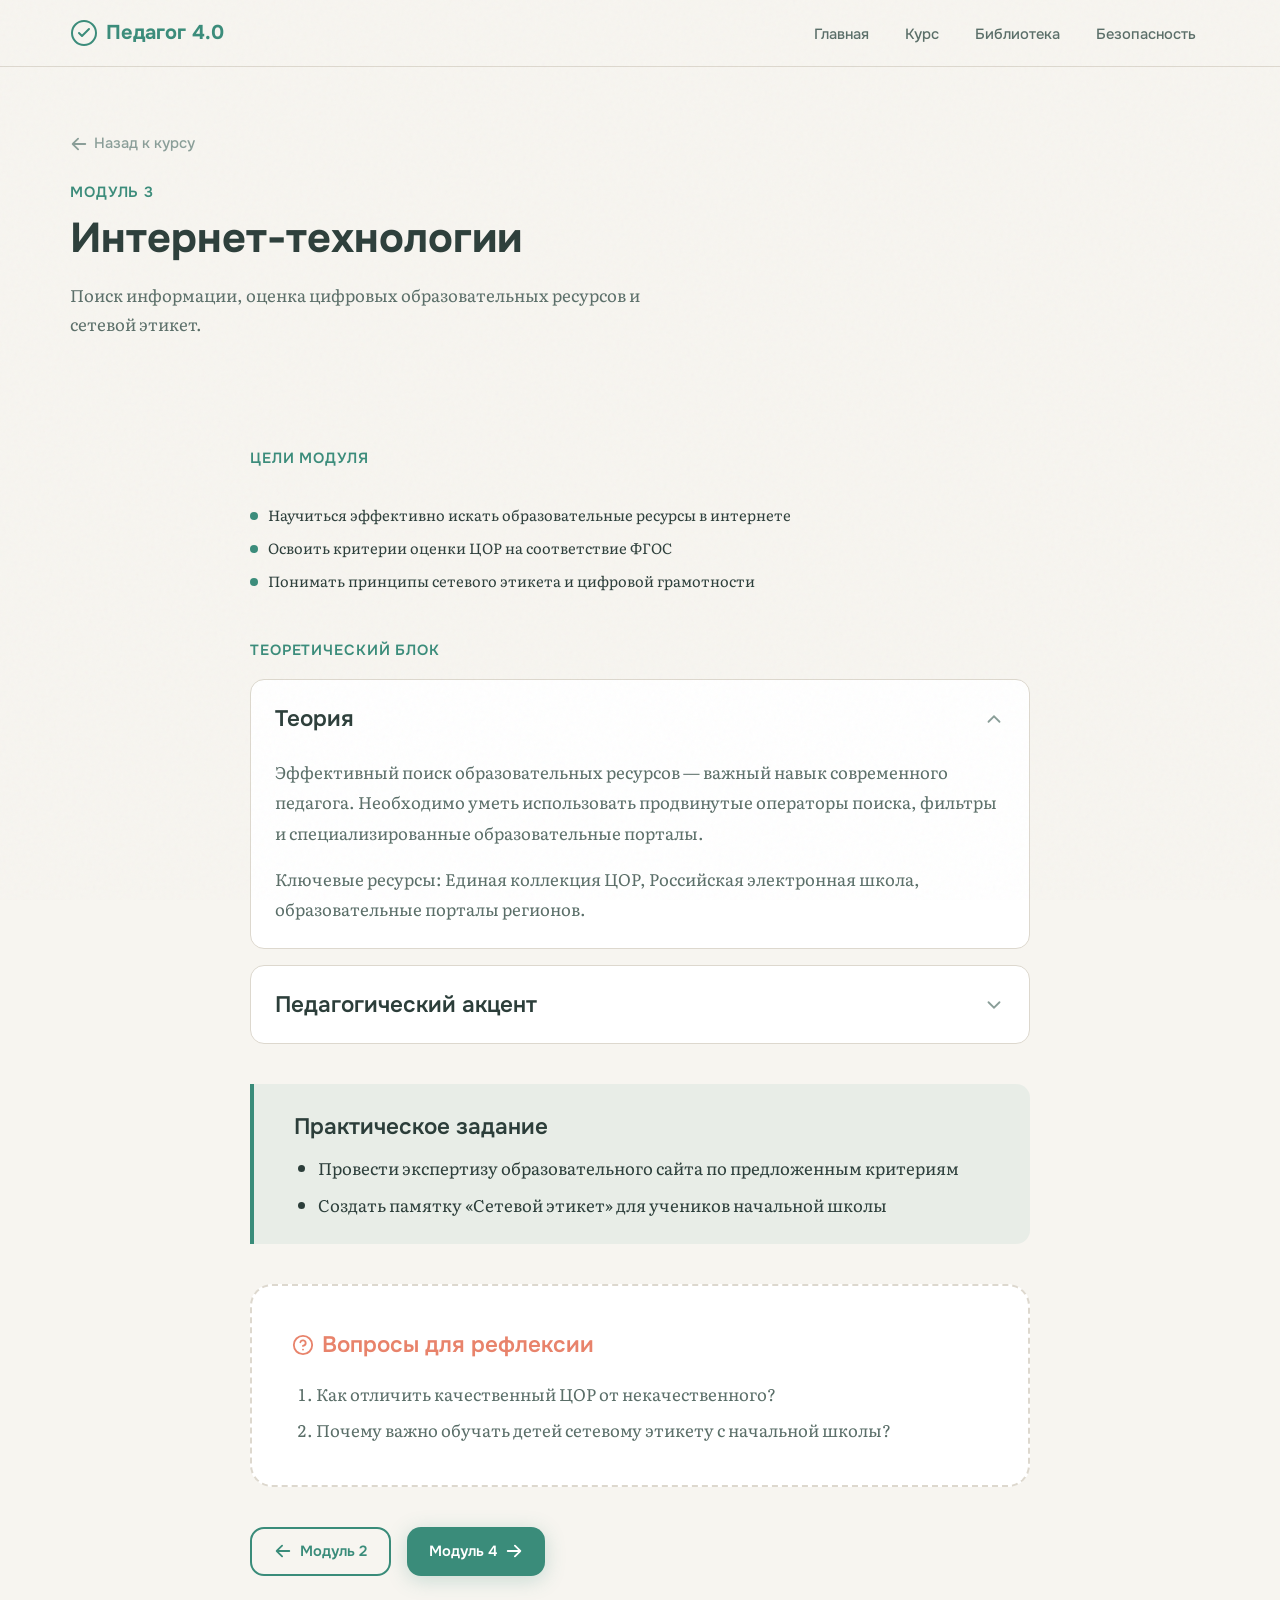
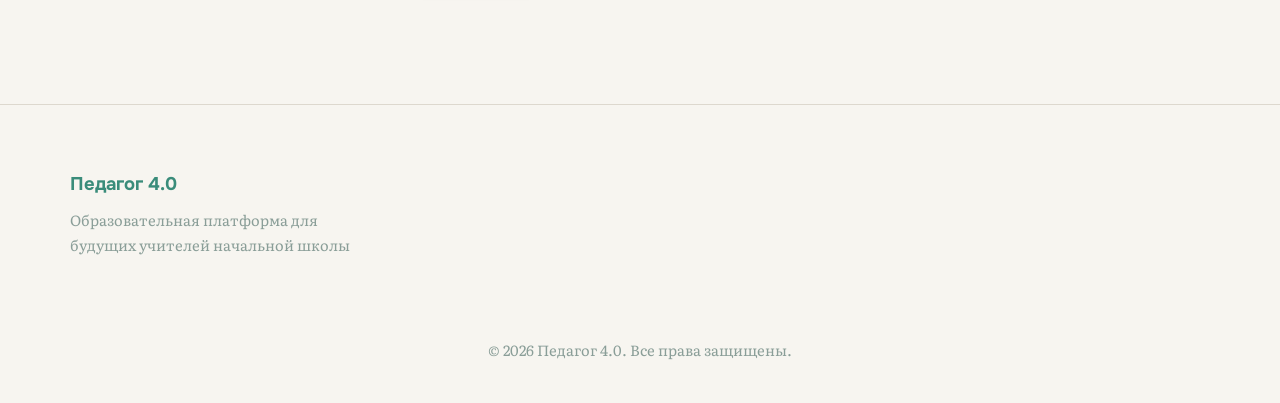
<file: module-3.html>
<!DOCTYPE html>
<html lang="ru">
<head>
  <meta charset="UTF-8">
  <link rel="icon" type="image/svg+xml" href="favicon.svg">
  <meta name="viewport" content="width=device-width, initial-scale=1.0">
  <title>Модуль 3 — Педагог 4.0</title>
  <link rel="stylesheet" href="css/style.css">
</head>
<body>

  <nav class="nav">
    <div class="container nav__inner">
      <a href="index.html" class="nav__logo">
        <svg viewBox="0 0 28 28" fill="none" stroke="currentColor" stroke-width="2" stroke-linecap="round" stroke-linejoin="round"><circle cx="14" cy="14" r="12"/><path d="M9 14l3 3 7-7"/></svg>
        Педагог 4.0
      </a>
      <ul class="nav__links">
        <li><a href="index.html">Главная</a></li>
        <li><a href="course.html">Курс</a></li>
        <li><a href="library.html">Библиотека</a></li>
        <li><a href="safety.html">Безопасность</a></li>
      </ul>
      <button class="nav__hamburger" aria-label="Меню" aria-expanded="false">
        <svg viewBox="0 0 24 24" fill="none" stroke="currentColor" stroke-width="2"><path d="M3 12h18M3 6h18M3 18h18"/></svg>
      </button>
    </div>
  </nav>

  <section class="module-header">
    <div class="container">
      <a href="course.html" class="module-header__back">
        <svg viewBox="0 0 20 20" fill="currentColor"><path fill-rule="evenodd" d="M9.707 16.707a1 1 0 01-1.414 0l-6-6a1 1 0 010-1.414l6-6a1 1 0 011.414 1.414L5.414 9H17a1 1 0 110 2H5.414l4.293 4.293a1 1 0 010 1.414z"/></svg>
        Назад к курсу
      </a>
      <div class="fade-in">
        <div class="module-header__number" id="module-number">Модуль 3</div>
        <h1 class="module-header__title" id="module-title">Загрузка...</h1>
        <p class="module-header__desc" id="module-desc"></p>
      </div>
    </div>
  </section>

  <section class="section">
    <div class="container page-content">

      <div class="fade-in">
        <span class="section__label">Цели модуля</span>
        <ul class="goals-list" id="module-goals"></ul>
      </div>

      <div class="fade-in">
        <span class="section__label">Теоретический блок</span>
        <div class="accordion">
          <div class="accordion__item open">
            <button class="accordion__trigger">
              Теория
              <svg viewBox="0 0 24 24" fill="none" stroke="currentColor" stroke-width="2" stroke-linecap="round"><path d="M6 9l6 6 6-6"/></svg>
            </button>
            <div class="accordion__content" style="max-height:300px">
              <div class="accordion__content-inner" id="module-theory"></div>
            </div>
          </div>
          <div class="accordion__item">
            <button class="accordion__trigger">
              Педагогический акцент
              <svg viewBox="0 0 24 24" fill="none" stroke="currentColor" stroke-width="2" stroke-linecap="round"><path d="M6 9l6 6 6-6"/></svg>
            </button>
            <div class="accordion__content">
              <div class="accordion__content-inner" id="module-pedagogy"></div>
            </div>
          </div>
        </div>
      </div>

      <div class="fade-in">
        <div class="highlight-box">
          <div class="highlight-box__title">Практическое задание</div>
          <div id="module-practice"></div>
        </div>
      </div>

      <div class="fade-in">
        <div class="reflection-block">
          <div class="reflection-block__title">
            <svg viewBox="0 0 24 24" fill="none" stroke="currentColor" stroke-width="2" stroke-linecap="round"><circle cx="12" cy="12" r="10"/><path d="M9.09 9a3 3 0 015.83 1c0 2-3 3-3 3M12 17h.01"/></svg>
            Вопросы для рефлексии
          </div>
          <ol id="module-reflection"></ol>
        </div>
      </div>

      <div class="fade-in" style="display:flex;gap:var(--sp-sm);flex-wrap:wrap">
        <a href="module-2.html" class="btn btn--outline btn--small">
          <svg viewBox="0 0 20 20" fill="currentColor" width="16" height="16"><path fill-rule="evenodd" d="M9.707 16.707a1 1 0 01-1.414 0l-6-6a1 1 0 010-1.414l6-6a1 1 0 011.414 1.414L5.414 9H17a1 1 0 110 2H5.414l4.293 4.293a1 1 0 010 1.414z"/></svg>
          Модуль 2
        </a>
        <a href="module-4.html" class="btn btn--primary btn--small">
          Модуль 4
          <svg viewBox="0 0 20 20" fill="currentColor" width="16" height="16"><path fill-rule="evenodd" d="M10.293 3.293a1 1 0 011.414 0l6 6a1 1 0 010 1.414l-6 6a1 1 0 01-1.414-1.414L14.586 11H3a1 1 0 110-2h11.586l-4.293-4.293a1 1 0 010-1.414z"/></svg>
        </a>
      </div>

    </div>
  </section>

  <footer class="footer">
    <div class="container footer__inner">
      <div class="footer__brand">
        <div class="footer__brand-name">Педагог 4.0</div>
        <p class="footer__brand-desc">Образовательная платформа для будущих учителей начальной школы</p>
      </div>
      <p class="footer__copy">&copy; 2026 Педагог 4.0. Все права защищены.</p>
    </div>
  </footer>

  <script src="js/main.js"></script>
  <script src="js/module-loader.js"></script>
  <script>
    loadModule('content/modules/module-3.md');
  </script>
</body>
</html>
</file>
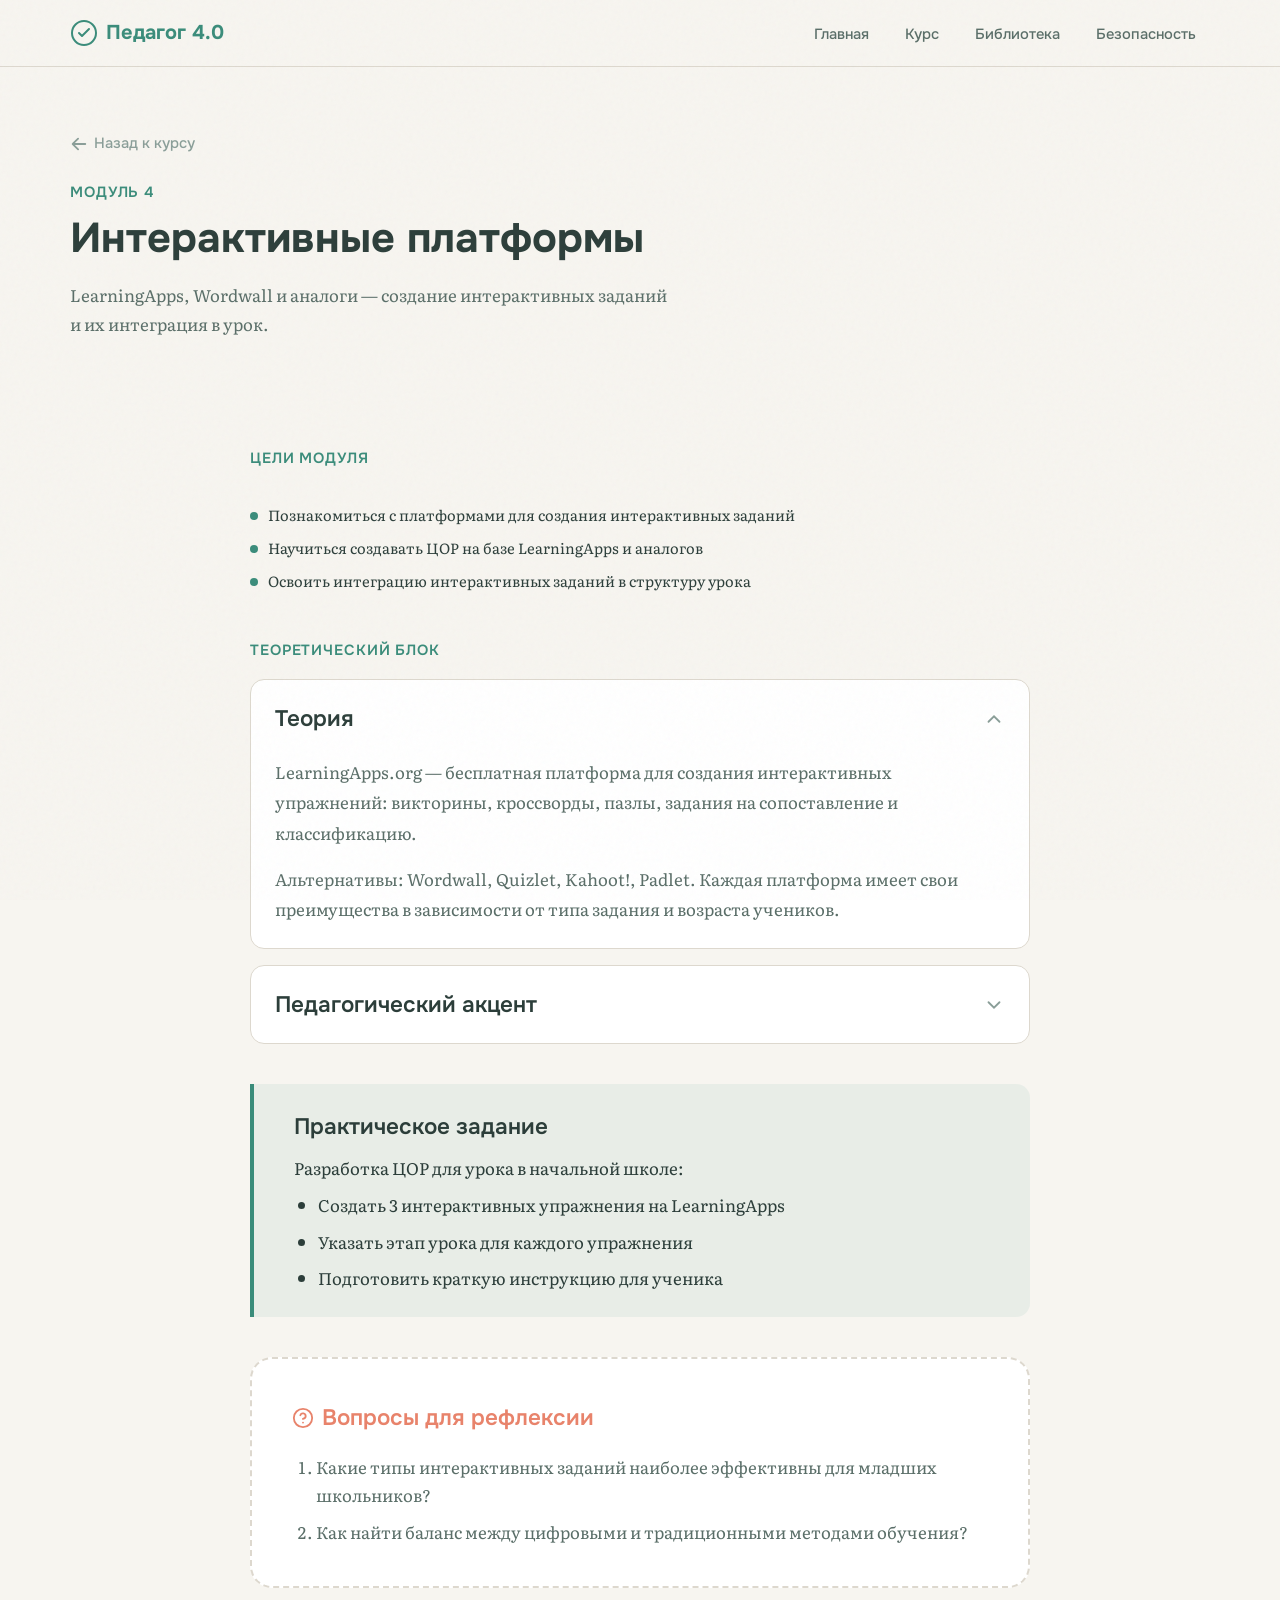
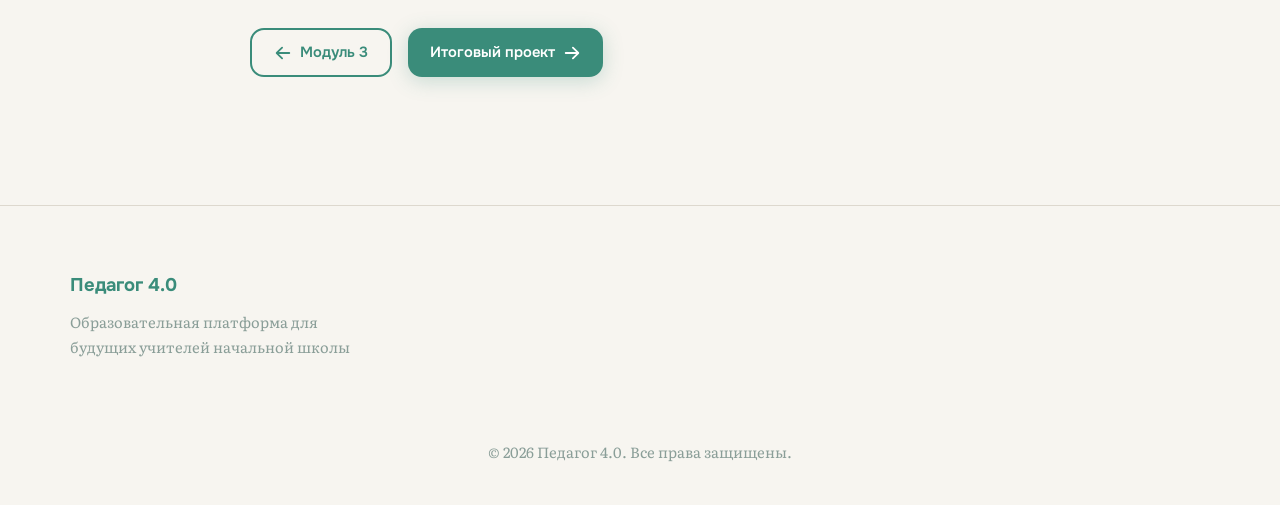
<file: module-4.html>
<!DOCTYPE html>
<html lang="ru">
<head>
  <meta charset="UTF-8">
  <link rel="icon" type="image/svg+xml" href="favicon.svg">
  <meta name="viewport" content="width=device-width, initial-scale=1.0">
  <title>Модуль 4 — Педагог 4.0</title>
  <link rel="stylesheet" href="css/style.css">
</head>
<body>

  <nav class="nav">
    <div class="container nav__inner">
      <a href="index.html" class="nav__logo">
        <svg viewBox="0 0 28 28" fill="none" stroke="currentColor" stroke-width="2" stroke-linecap="round" stroke-linejoin="round"><circle cx="14" cy="14" r="12"/><path d="M9 14l3 3 7-7"/></svg>
        Педагог 4.0
      </a>
      <ul class="nav__links">
        <li><a href="index.html">Главная</a></li>
        <li><a href="course.html">Курс</a></li>
        <li><a href="library.html">Библиотека</a></li>
        <li><a href="safety.html">Безопасность</a></li>
      </ul>
      <button class="nav__hamburger" aria-label="Меню" aria-expanded="false">
        <svg viewBox="0 0 24 24" fill="none" stroke="currentColor" stroke-width="2"><path d="M3 12h18M3 6h18M3 18h18"/></svg>
      </button>
    </div>
  </nav>

  <section class="module-header">
    <div class="container">
      <a href="course.html" class="module-header__back">
        <svg viewBox="0 0 20 20" fill="currentColor"><path fill-rule="evenodd" d="M9.707 16.707a1 1 0 01-1.414 0l-6-6a1 1 0 010-1.414l6-6a1 1 0 011.414 1.414L5.414 9H17a1 1 0 110 2H5.414l4.293 4.293a1 1 0 010 1.414z"/></svg>
        Назад к курсу
      </a>
      <div class="fade-in">
        <div class="module-header__number" id="module-number">Модуль 4</div>
        <h1 class="module-header__title" id="module-title">Загрузка...</h1>
        <p class="module-header__desc" id="module-desc"></p>
      </div>
    </div>
  </section>

  <section class="section">
    <div class="container page-content">

      <div class="fade-in">
        <span class="section__label">Цели модуля</span>
        <ul class="goals-list" id="module-goals"></ul>
      </div>

      <div class="fade-in">
        <span class="section__label">Теоретический блок</span>
        <div class="accordion">
          <div class="accordion__item open">
            <button class="accordion__trigger">
              Теория
              <svg viewBox="0 0 24 24" fill="none" stroke="currentColor" stroke-width="2" stroke-linecap="round"><path d="M6 9l6 6 6-6"/></svg>
            </button>
            <div class="accordion__content" style="max-height:300px">
              <div class="accordion__content-inner" id="module-theory"></div>
            </div>
          </div>
          <div class="accordion__item">
            <button class="accordion__trigger">
              Педагогический акцент
              <svg viewBox="0 0 24 24" fill="none" stroke="currentColor" stroke-width="2" stroke-linecap="round"><path d="M6 9l6 6 6-6"/></svg>
            </button>
            <div class="accordion__content">
              <div class="accordion__content-inner" id="module-pedagogy"></div>
            </div>
          </div>
        </div>
      </div>

      <div class="fade-in">
        <div class="highlight-box">
          <div class="highlight-box__title">Практическое задание</div>
          <div id="module-practice"></div>
        </div>
      </div>

      <div class="fade-in">
        <div class="reflection-block">
          <div class="reflection-block__title">
            <svg viewBox="0 0 24 24" fill="none" stroke="currentColor" stroke-width="2" stroke-linecap="round"><circle cx="12" cy="12" r="10"/><path d="M9.09 9a3 3 0 015.83 1c0 2-3 3-3 3M12 17h.01"/></svg>
            Вопросы для рефлексии
          </div>
          <ol id="module-reflection"></ol>
        </div>
      </div>

      <div class="fade-in" style="display:flex;gap:var(--sp-sm);flex-wrap:wrap">
        <a href="module-3.html" class="btn btn--outline btn--small">
          <svg viewBox="0 0 20 20" fill="currentColor" width="16" height="16"><path fill-rule="evenodd" d="M9.707 16.707a1 1 0 01-1.414 0l-6-6a1 1 0 010-1.414l6-6a1 1 0 011.414 1.414L5.414 9H17a1 1 0 110 2H5.414l4.293 4.293a1 1 0 010 1.414z"/></svg>
          Модуль 3
        </a>
        <a href="final-project.html" class="btn btn--primary btn--small">
          Итоговый проект
          <svg viewBox="0 0 20 20" fill="currentColor" width="16" height="16"><path fill-rule="evenodd" d="M10.293 3.293a1 1 0 011.414 0l6 6a1 1 0 010 1.414l-6 6a1 1 0 01-1.414-1.414L14.586 11H3a1 1 0 110-2h11.586l-4.293-4.293a1 1 0 010-1.414z"/></svg>
        </a>
      </div>

    </div>
  </section>

  <footer class="footer">
    <div class="container footer__inner">
      <div class="footer__brand">
        <div class="footer__brand-name">Педагог 4.0</div>
        <p class="footer__brand-desc">Образовательная платформа для будущих учителей начальной школы</p>
      </div>
      <p class="footer__copy">&copy; 2026 Педагог 4.0. Все права защищены.</p>
    </div>
  </footer>

  <script src="js/main.js"></script>
  <script src="js/module-loader.js"></script>
  <script>
    loadModule('content/modules/module-4.md');
  </script>
</body>
</html>
</file>
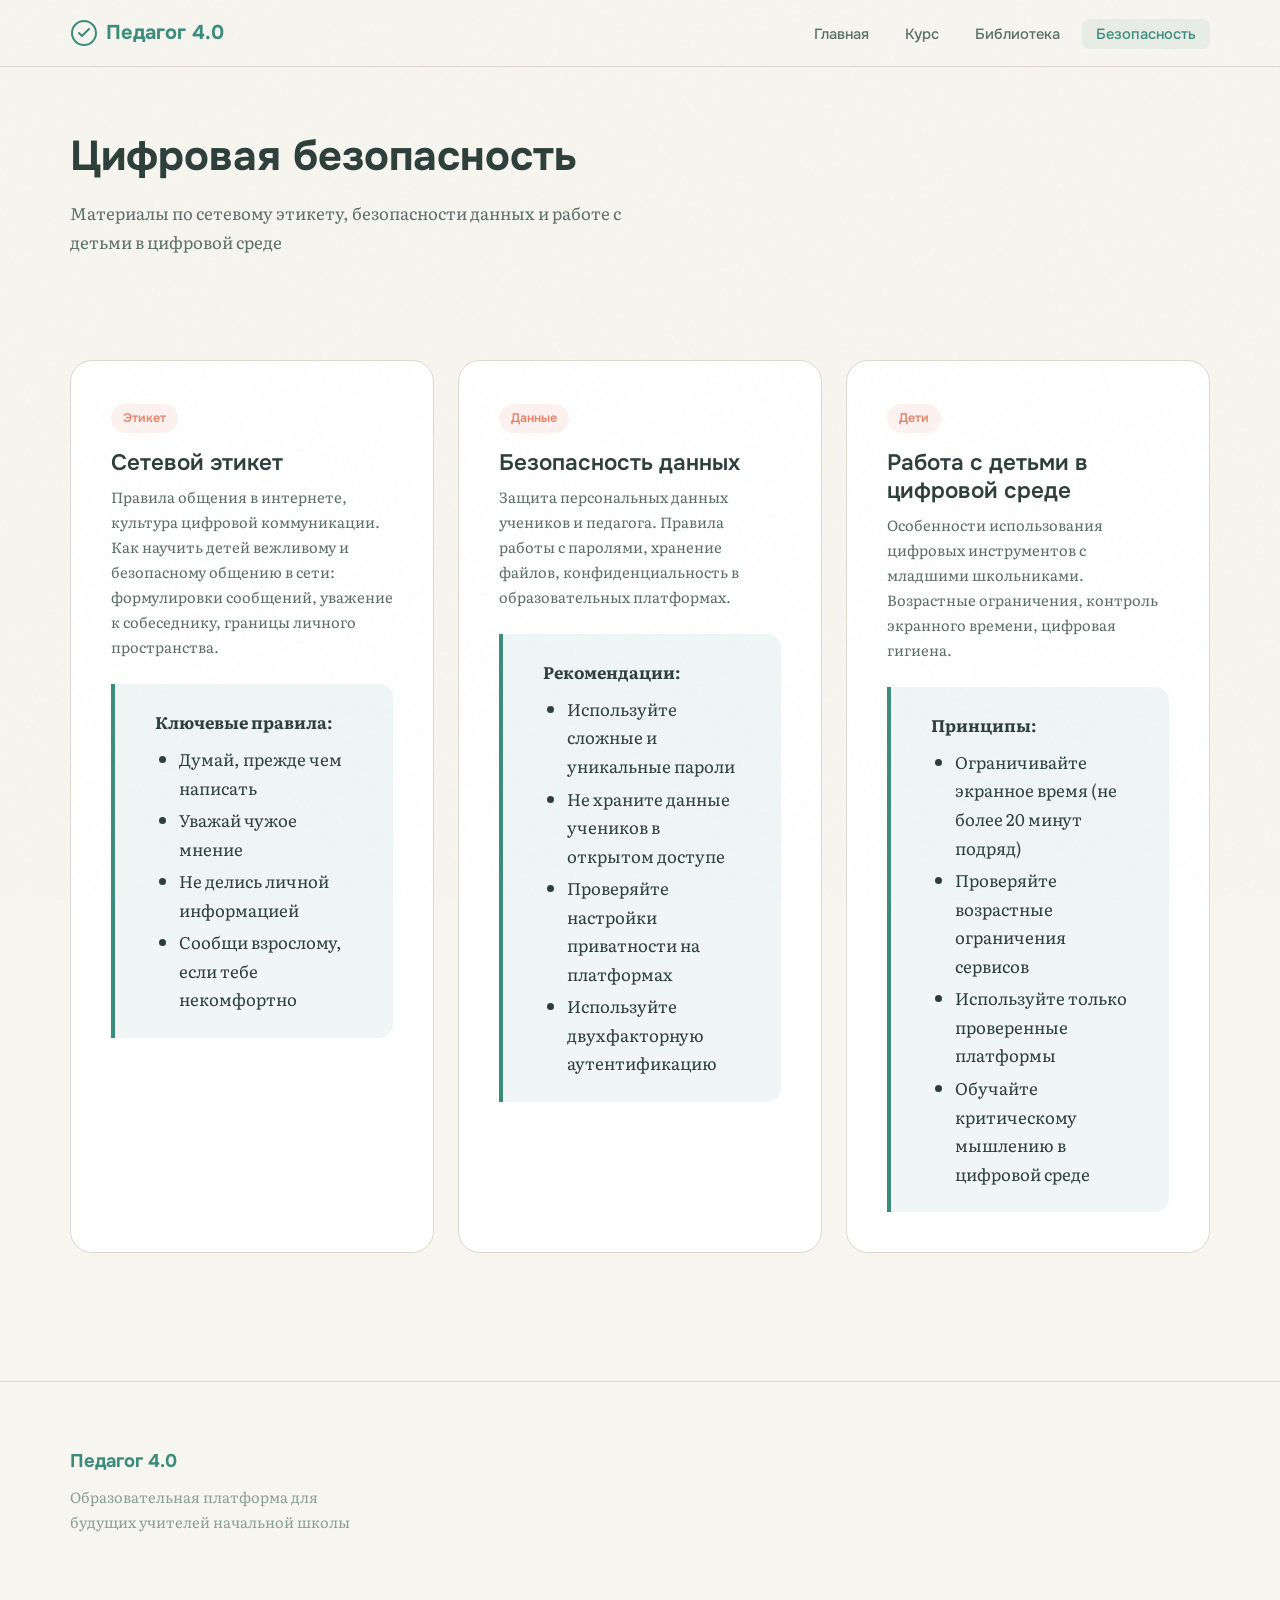
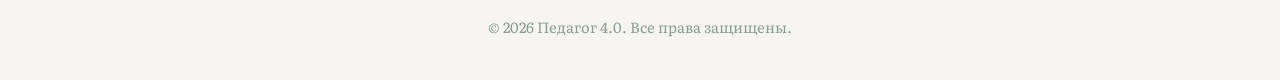
<file: safety.html>
<!DOCTYPE html>
<html lang="ru">
<head>
  <meta charset="UTF-8">
  <link rel="icon" type="image/svg+xml" href="favicon.svg">
  <meta name="viewport" content="width=device-width, initial-scale=1.0">
  <title>Цифровая безопасность — Педагог 4.0</title>
  <link rel="stylesheet" href="css/style.css">
</head>
<body>

  <nav class="nav">
    <div class="container nav__inner">
      <a href="index.html" class="nav__logo">
        <svg viewBox="0 0 28 28" fill="none" stroke="currentColor" stroke-width="2" stroke-linecap="round" stroke-linejoin="round"><circle cx="14" cy="14" r="12"/><path d="M9 14l3 3 7-7"/></svg>
        Педагог 4.0
      </a>
      <ul class="nav__links">
        <li><a href="index.html">Главная</a></li>
        <li><a href="course.html">Курс</a></li>
        <li><a href="library.html">Библиотека</a></li>
        <li><a href="safety.html">Безопасность</a></li>
      </ul>
      <button class="nav__hamburger" aria-label="Меню" aria-expanded="false">
        <svg viewBox="0 0 24 24" fill="none" stroke="currentColor" stroke-width="2"><path d="M3 12h18M3 6h18M3 18h18"/></svg>
      </button>
    </div>
  </nav>

  <section class="module-header">
    <div class="container">
      <div class="fade-in">
        <h1 class="module-header__title">Цифровая безопасность</h1>
        <p class="module-header__desc">Материалы по сетевому этикету, безопасности данных и работе с детьми в цифровой среде</p>
      </div>
    </div>
  </section>

  <section class="section">
    <div class="container">
      <div class="cards-grid">

        <div class="article-card fade-in">
          <div class="article-card__tag">Этикет</div>
          <h3 class="article-card__title">Сетевой этикет</h3>
          <p class="article-card__excerpt">Правила общения в интернете, культура цифровой коммуникации. Как научить детей вежливому и безопасному общению в сети: формулировки сообщений, уважение к собеседнику, границы личного пространства.</p>
          <div style="margin-top:var(--sp-md)">
            <div class="highlight-box" style="margin:0">
              <p><strong>Ключевые правила:</strong></p>
              <ul>
                <li>Думай, прежде чем написать</li>
                <li>Уважай чужое мнение</li>
                <li>Не делись личной информацией</li>
                <li>Сообщи взрослому, если тебе некомфортно</li>
              </ul>
            </div>
          </div>
        </div>

        <div class="article-card fade-in">
          <div class="article-card__tag">Данные</div>
          <h3 class="article-card__title">Безопасность данных</h3>
          <p class="article-card__excerpt">Защита персональных данных учеников и педагога. Правила работы с паролями, хранение файлов, конфиденциальность в образовательных платформах.</p>
          <div style="margin-top:var(--sp-md)">
            <div class="highlight-box" style="margin:0">
              <p><strong>Рекомендации:</strong></p>
              <ul>
                <li>Используйте сложные и уникальные пароли</li>
                <li>Не храните данные учеников в открытом доступе</li>
                <li>Проверяйте настройки приватности на платформах</li>
                <li>Используйте двухфакторную аутентификацию</li>
              </ul>
            </div>
          </div>
        </div>

        <div class="article-card fade-in">
          <div class="article-card__tag">Дети</div>
          <h3 class="article-card__title">Работа с детьми в цифровой среде</h3>
          <p class="article-card__excerpt">Особенности использования цифровых инструментов с младшими школьниками. Возрастные ограничения, контроль экранного времени, цифровая гигиена.</p>
          <div style="margin-top:var(--sp-md)">
            <div class="highlight-box" style="margin:0">
              <p><strong>Принципы:</strong></p>
              <ul>
                <li>Ограничивайте экранное время (не более 20 минут подряд)</li>
                <li>Проверяйте возрастные ограничения сервисов</li>
                <li>Используйте только проверенные платформы</li>
                <li>Обучайте критическому мышлению в цифровой среде</li>
              </ul>
            </div>
          </div>
        </div>

      </div>
    </div>
  </section>

  <footer class="footer">
    <div class="container footer__inner">
      <div class="footer__brand">
        <div class="footer__brand-name">Педагог 4.0</div>
        <p class="footer__brand-desc">Образовательная платформа для будущих учителей начальной школы</p>
      </div>
      <p class="footer__copy">&copy; 2026 Педагог 4.0. Все права защищены.</p>
    </div>
  </footer>

  <script src="js/main.js"></script>
</body>
</html>
</file>
<file: css/style.css>
/* =============================================
   EDU PLATFORM — "Soft Nordic Educational"
   Airy, warm, organic shapes, refined type
   ============================================= */

@import url('https://fonts.googleapis.com/css2?family=Onest:wght@300;400;500;600;700&family=Literata:ital,wght@0,400;0,500;0,600;1,400&display=swap');

/* --- Custom Properties --- */
:root {
  /* Palette */
  --clr-bg:        #F7F5F0;
  --clr-bg-warm:   #EDE9E0;
  --clr-surface:   #FFFFFF;
  --clr-primary:   #3A8C7A;
  --clr-primary-l: #5BB5A2;
  --clr-primary-d: #2A6B5C;
  --clr-accent:    #E8836B;
  --clr-accent-l:  #F2A898;
  --clr-teal-soft: rgba(58,140,122,0.08);
  --clr-teal-mid:  rgba(58,140,122,0.15);
  --clr-text:      #2C3E3A;
  --clr-text-mid:  #5A6E68;
  --clr-text-light:#8A9E98;
  --clr-border:    #DDD8CE;
  --clr-shadow:    rgba(44,62,58,0.06);

  /* Type */
  --ff-heading: 'Onest', sans-serif;
  --ff-body:    'Literata', Georgia, serif;
  --fs-hero:    clamp(2.4rem, 5vw, 3.8rem);
  --fs-h1:      clamp(1.8rem, 3.5vw, 2.6rem);
  --fs-h2:      clamp(1.4rem, 2.5vw, 1.9rem);
  --fs-h3:      clamp(1.15rem, 2vw, 1.4rem);
  --fs-body:    1.05rem;
  --fs-small:   0.92rem;

  /* Spacing */
  --sp-xs: 0.5rem;
  --sp-sm: 1rem;
  --sp-md: 1.5rem;
  --sp-lg: 2.5rem;
  --sp-xl: 4rem;
  --sp-2xl: 6rem;

  /* Radius */
  --r-sm: 8px;
  --r-md: 14px;
  --r-lg: 22px;
  --r-xl: 32px;

  /* Transitions */
  --ease-out: cubic-bezier(0.22, 1, 0.36, 1);
  --t-fast: 0.2s var(--ease-out);
  --t-med:  0.4s var(--ease-out);
  --t-slow: 0.6s var(--ease-out);
}

/* --- Reset & Base --- */
*, *::before, *::after { box-sizing: border-box; margin: 0; padding: 0; }

html {
  scroll-behavior: smooth;
  -webkit-font-smoothing: antialiased;
}

body {
  font-family: var(--ff-body);
  font-size: var(--fs-body);
  color: var(--clr-text);
  background: var(--clr-bg);
  line-height: 1.7;
  overflow-x: hidden;
}

img { max-width: 100%; display: block; }
a { color: var(--clr-primary); text-decoration: none; transition: color var(--t-fast); }
a:hover { color: var(--clr-primary-d); }

h1, h2, h3, h4, h5 {
  font-family: var(--ff-heading);
  line-height: 1.25;
  color: var(--clr-text);
}

/* --- Utility --- */
.container {
  width: min(1140px, 92%);
  margin-inline: auto;
}

.sr-only {
  position: absolute; width: 1px; height: 1px;
  padding: 0; margin: -1px; overflow: hidden;
  clip: rect(0,0,0,0); border: 0;
}

/* --- Grain Overlay (atmosphere) --- */
body::before {
  content: '';
  position: fixed; inset: 0;
  background-image: url("data:image/svg+xml,%3Csvg viewBox='0 0 256 256' xmlns='http://www.w3.org/2000/svg'%3E%3Cfilter id='noise'%3E%3CfeTurbulence type='fractalNoise' baseFrequency='0.9' numOctaves='4' stitchTiles='stitch'/%3E%3C/filter%3E%3Crect width='100%25' height='100%25' filter='url(%23noise)' opacity='0.03'/%3E%3C/svg%3E");
  pointer-events: none;
  z-index: 9999;
}

/* --- Staggered Fade-In --- */
.fade-in {
  opacity: 0;
  transform: translateY(24px);
  transition: opacity 0.7s var(--ease-out), transform 0.7s var(--ease-out);
}
.fade-in.visible {
  opacity: 1;
  transform: translateY(0);
}

/* ===== NAVIGATION ===== */
.nav {
  position: sticky;
  top: 0;
  z-index: 100;
  background: rgba(247,245,240,0.85);
  backdrop-filter: blur(16px);
  -webkit-backdrop-filter: blur(16px);
  border-bottom: 1px solid var(--clr-border);
  padding: var(--sp-sm) 0;
}

.nav__inner {
  display: flex;
  align-items: center;
  justify-content: space-between;
  gap: var(--sp-md);
}

.nav__logo {
  font-family: var(--ff-heading);
  font-weight: 700;
  font-size: 1.25rem;
  color: var(--clr-primary);
  display: flex;
  align-items: center;
  gap: var(--sp-xs);
  white-space: nowrap;
}

.nav__logo svg {
  width: 28px;
  height: 28px;
  flex-shrink: 0;
}

.nav__links {
  display: flex;
  align-items: center;
  gap: var(--sp-xs);
  list-style: none;
  flex-wrap: wrap;
}

.nav__links a {
  font-family: var(--ff-heading);
  font-size: var(--fs-small);
  font-weight: 500;
  color: var(--clr-text-mid);
  padding: 6px 14px;
  border-radius: var(--r-sm);
  transition: all var(--t-fast);
}

.nav__links a:hover,
.nav__links a.active {
  color: var(--clr-primary);
  background: var(--clr-teal-soft);
}

.nav__hamburger {
  display: none;
  background: none;
  border: none;
  cursor: pointer;
  padding: 6px;
  color: var(--clr-text);
}

.nav__hamburger svg { width: 26px; height: 26px; }

/* ===== HERO ===== */
.hero {
  padding: var(--sp-2xl) 0 var(--sp-xl);
  position: relative;
  overflow: hidden;
}

.hero::before {
  content: '';
  position: absolute;
  top: -120px;
  right: -80px;
  width: 500px;
  height: 500px;
  background: radial-gradient(circle, var(--clr-teal-mid) 0%, transparent 70%);
  border-radius: 50%;
  pointer-events: none;
}

.hero::after {
  content: '';
  position: absolute;
  bottom: -60px;
  left: -40px;
  width: 300px;
  height: 300px;
  background: radial-gradient(circle, rgba(232,131,107,0.08) 0%, transparent 70%);
  border-radius: 50%;
  pointer-events: none;
}

.hero__content {
  position: relative;
  z-index: 1;
  max-width: 680px;
}

.hero__badge {
  display: inline-flex;
  align-items: center;
  gap: 6px;
  font-family: var(--ff-heading);
  font-size: var(--fs-small);
  font-weight: 500;
  color: var(--clr-primary);
  background: var(--clr-teal-soft);
  padding: 6px 16px;
  border-radius: 100px;
  margin-bottom: var(--sp-md);
}

.hero__title {
  font-size: var(--fs-hero);
  font-weight: 700;
  letter-spacing: -0.02em;
  margin-bottom: var(--sp-md);
}

.hero__title em {
  font-style: normal;
  color: var(--clr-primary);
}

.hero__subtitle {
  font-size: 1.15rem;
  color: var(--clr-text-mid);
  max-width: 540px;
  margin-bottom: var(--sp-lg);
}

/* ===== BUTTONS ===== */
.btn {
  display: inline-flex;
  align-items: center;
  gap: 8px;
  font-family: var(--ff-heading);
  font-weight: 600;
  font-size: var(--fs-body);
  padding: 14px 32px;
  border-radius: var(--r-lg);
  border: none;
  cursor: pointer;
  transition: all var(--t-fast);
  text-decoration: none;
}

.btn--primary {
  background: var(--clr-primary);
  color: #fff;
  box-shadow: 0 4px 20px rgba(58,140,122,0.25);
}

.btn--primary:hover {
  background: var(--clr-primary-d);
  color: #fff;
  transform: translateY(-2px);
  box-shadow: 0 8px 30px rgba(58,140,122,0.3);
}

.btn--outline {
  background: transparent;
  color: var(--clr-primary);
  border: 2px solid var(--clr-primary);
}

.btn--outline:hover {
  background: var(--clr-teal-soft);
  color: var(--clr-primary-d);
  transform: translateY(-2px);
}

.btn--small {
  padding: 10px 22px;
  font-size: var(--fs-small);
  border-radius: var(--r-md);
}

.btn svg { width: 18px; height: 18px; }

/* ===== SECTIONS ===== */
.section {
  padding: var(--sp-xl) 0;
}

.section--alt {
  background: var(--clr-bg-warm);
}

.section__label {
  display: inline-flex;
  align-items: center;
  gap: 6px;
  font-family: var(--ff-heading);
  font-size: var(--fs-small);
  font-weight: 600;
  color: var(--clr-primary);
  text-transform: uppercase;
  letter-spacing: 0.06em;
  margin-bottom: var(--sp-sm);
}

.section__title {
  font-size: var(--fs-h1);
  margin-bottom: var(--sp-sm);
}

.section__desc {
  color: var(--clr-text-mid);
  max-width: 600px;
  margin-bottom: var(--sp-lg);
}

/* ===== CARDS ===== */
.cards-grid {
  display: grid;
  grid-template-columns: repeat(auto-fill, minmax(280px, 1fr));
  gap: var(--sp-md);
}

.card {
  background: var(--clr-surface);
  border: 1px solid var(--clr-border);
  border-radius: var(--r-lg);
  padding: var(--sp-lg);
  transition: all var(--t-med);
  position: relative;
  overflow: hidden;
}

.card:hover {
  transform: translateY(-4px);
  box-shadow: 0 12px 40px var(--clr-shadow);
  border-color: var(--clr-primary-l);
}

.card__icon {
  width: 52px;
  height: 52px;
  border-radius: var(--r-md);
  background: var(--clr-teal-soft);
  display: flex;
  align-items: center;
  justify-content: center;
  margin-bottom: var(--sp-md);
  color: var(--clr-primary);
}

.card__icon svg { width: 26px; height: 26px; }

.card__number {
  font-family: var(--ff-heading);
  font-size: var(--fs-small);
  font-weight: 600;
  color: var(--clr-primary);
  margin-bottom: var(--sp-xs);
}

.card__title {
  font-family: var(--ff-heading);
  font-size: var(--fs-h3);
  font-weight: 600;
  margin-bottom: var(--sp-xs);
}

.card__text {
  color: var(--clr-text-mid);
  font-size: var(--fs-small);
  line-height: 1.6;
}

.card__link {
  display: inline-flex;
  align-items: center;
  gap: 6px;
  font-family: var(--ff-heading);
  font-weight: 600;
  font-size: var(--fs-small);
  margin-top: var(--sp-md);
  color: var(--clr-primary);
}

.card__link svg { width: 16px; height: 16px; transition: transform var(--t-fast); }
.card:hover .card__link svg { transform: translateX(4px); }

/* Card accent stripe */
.card::before {
  content: '';
  position: absolute;
  top: 0; left: 0;
  width: 100%; height: 4px;
  background: var(--clr-primary);
  opacity: 0;
  transition: opacity var(--t-fast);
}
.card:hover::before { opacity: 1; }

/* Card color variants */
.card--coral .card__icon { background: rgba(232,131,107,0.1); color: var(--clr-accent); }
.card--coral::before { background: var(--clr-accent); }

/* ===== OUTCOMES LIST ===== */
.outcomes {
  display: grid;
  grid-template-columns: repeat(auto-fill, minmax(300px, 1fr));
  gap: var(--sp-md);
}

.outcome-item {
  display: flex;
  align-items: flex-start;
  gap: var(--sp-sm);
  padding: var(--sp-md);
  background: var(--clr-surface);
  border-radius: var(--r-md);
  border: 1px solid var(--clr-border);
}

.outcome-item__icon {
  flex-shrink: 0;
  width: 40px;
  height: 40px;
  border-radius: 50%;
  background: var(--clr-teal-soft);
  display: flex;
  align-items: center;
  justify-content: center;
  color: var(--clr-primary);
}

.outcome-item__icon svg { width: 20px; height: 20px; }

.outcome-item__text {
  font-size: var(--fs-small);
  line-height: 1.6;
}

/* ===== PROGRESS BAR ===== */

/* ===== ACCORDION ===== */
.accordion { display: flex; flex-direction: column; gap: var(--sp-sm); }

.accordion__item {
  background: var(--clr-surface);
  border: 1px solid var(--clr-border);
  border-radius: var(--r-md);
  overflow: hidden;
}

.accordion__trigger {
  width: 100%;
  padding: var(--sp-md) var(--sp-md);
  background: none;
  border: none;
  cursor: pointer;
  display: flex;
  align-items: center;
  justify-content: space-between;
  gap: var(--sp-sm);
  font-family: var(--ff-heading);
  font-size: var(--fs-h3);
  font-weight: 600;
  color: var(--clr-text);
  text-align: left;
  transition: background var(--t-fast);
}

.accordion__trigger:hover {
  background: var(--clr-teal-soft);
}

.accordion__trigger svg {
  flex-shrink: 0;
  width: 22px; height: 22px;
  color: var(--clr-text-light);
  transition: transform var(--t-med);
}

.accordion__item.open .accordion__trigger svg {
  transform: rotate(180deg);
}

.accordion__content {
  max-height: 0;
  overflow: hidden;
  transition: max-height 0.5s var(--ease-out);
}

.accordion__content-inner {
  padding: 0 var(--sp-md) var(--sp-md);
  color: var(--clr-text-mid);
  line-height: 1.8;
}

.accordion__content-inner p + p { margin-top: var(--sp-sm); }

/* ===== HIGHLIGHT BOX (Tasks) ===== */
.highlight-box {
  background: var(--clr-teal-soft);
  border-left: 4px solid var(--clr-primary);
  border-radius: 0 var(--r-md) var(--r-md) 0;
  padding: var(--sp-md) var(--sp-lg);
  margin: var(--sp-md) 0;
}

.highlight-box--coral {
  background: rgba(232,131,107,0.08);
  border-left-color: var(--clr-accent);
}

.highlight-box__title {
  font-family: var(--ff-heading);
  font-size: var(--fs-h3);
  font-weight: 600;
  margin-bottom: var(--sp-xs);
}

.highlight-box ul {
  margin-left: var(--sp-md);
  margin-top: var(--sp-xs);
}

.highlight-box li + li { margin-top: 4px; }

/* ===== QUESTION / REFLECTION BLOCK ===== */
.reflection-block {
  background: var(--clr-surface);
  border: 2px dashed var(--clr-border);
  border-radius: var(--r-lg);
  padding: var(--sp-lg);
  margin: var(--sp-md) 0;
}

.reflection-block__title {
  font-family: var(--ff-heading);
  font-weight: 600;
  font-size: var(--fs-h3);
  display: flex;
  align-items: center;
  gap: 8px;
  margin-bottom: var(--sp-sm);
  color: var(--clr-accent);
}

.reflection-block__title svg { width: 22px; height: 22px; }

.reflection-block ol {
  margin-left: var(--sp-md);
  color: var(--clr-text-mid);
}

.reflection-block li + li { margin-top: var(--sp-xs); }

/* ===== MODULE PAGE HEADER ===== */
.module-header {
  padding: var(--sp-xl) 0 var(--sp-lg);
  position: relative;
}

.module-header__back {
  display: inline-flex;
  align-items: center;
  gap: 6px;
  font-family: var(--ff-heading);
  font-size: var(--fs-small);
  font-weight: 500;
  color: var(--clr-text-light);
  margin-bottom: var(--sp-md);
}

.module-header__back:hover { color: var(--clr-primary); }
.module-header__back svg { width: 18px; height: 18px; }

.module-header__number {
  font-family: var(--ff-heading);
  font-size: var(--fs-small);
  font-weight: 600;
  color: var(--clr-primary);
  text-transform: uppercase;
  letter-spacing: 0.06em;
  margin-bottom: var(--sp-xs);
}

.module-header__title {
  font-size: var(--fs-h1);
  margin-bottom: var(--sp-sm);
}

.module-header__desc {
  color: var(--clr-text-mid);
  max-width: 600px;
}

/* ===== GOALS LIST ===== */
.goals-list {
  list-style: none;
  display: flex;
  flex-direction: column;
  gap: var(--sp-xs);
  margin: var(--sp-sm) 0;
}

.goals-list li {
  display: flex;
  align-items: center;
  gap: 10px;
  font-size: var(--fs-small);
}

.goals-list li::before {
  content: '';
  flex-shrink: 0;
  width: 8px; height: 8px;
  border-radius: 50%;
  background: var(--clr-primary);
}

/* ===== LIBRARY GRID ===== */
.tools-category + .tools-category { margin-top: var(--sp-lg); }

.tools-category__title {
  font-family: var(--ff-heading);
  font-size: var(--fs-h2);
  margin-bottom: var(--sp-sm);
  display: flex;
  align-items: center;
  gap: 10px;
}

.tools-category__title svg { width: 24px; height: 24px; color: var(--clr-primary); }

.tool-card {
  background: var(--clr-surface);
  border: 1px solid var(--clr-border);
  border-radius: var(--r-md);
  padding: var(--sp-md);
  transition: all var(--t-fast);
}

.tool-card:hover {
  border-color: var(--clr-primary-l);
  box-shadow: 0 4px 16px var(--clr-shadow);
}

.tool-card__name {
  font-family: var(--ff-heading);
  font-weight: 600;
  margin-bottom: 4px;
}

.tool-card__desc {
  font-size: var(--fs-small);
  color: var(--clr-text-mid);
}

/* ===== SAFETY ARTICLES ===== */
.article-card {
  background: var(--clr-surface);
  border: 1px solid var(--clr-border);
  border-radius: var(--r-lg);
  padding: var(--sp-lg);
  transition: all var(--t-med);
}

.article-card:hover {
  transform: translateY(-3px);
  box-shadow: 0 8px 30px var(--clr-shadow);
}

.article-card__tag {
  display: inline-block;
  font-family: var(--ff-heading);
  font-size: 0.78rem;
  font-weight: 600;
  color: var(--clr-accent);
  background: rgba(232,131,107,0.1);
  padding: 4px 12px;
  border-radius: 100px;
  margin-bottom: var(--sp-sm);
}

.article-card__title {
  font-family: var(--ff-heading);
  font-size: var(--fs-h3);
  font-weight: 600;
  margin-bottom: var(--sp-xs);
}

.article-card__excerpt {
  color: var(--clr-text-mid);
  font-size: var(--fs-small);
}



/* ===== FOOTER ===== */
.footer {
  padding: var(--sp-xl) 0 var(--sp-lg);
  border-top: 1px solid var(--clr-border);
  margin-top: var(--sp-xl);
}

.footer__inner {
  display: flex;
  justify-content: space-between;
  align-items: flex-start;
  flex-wrap: wrap;
  gap: var(--sp-lg);
}

.footer__brand {
  max-width: 300px;
}

.footer__brand-name {
  font-family: var(--ff-heading);
  font-weight: 700;
  font-size: 1.15rem;
  color: var(--clr-primary);
  margin-bottom: var(--sp-xs);
}

.footer__brand-desc {
  font-size: var(--fs-small);
  color: var(--clr-text-light);
}

.footer__links-group h4 {
  font-family: var(--ff-heading);
  font-size: var(--fs-small);
  font-weight: 600;
  text-transform: uppercase;
  letter-spacing: 0.06em;
  color: var(--clr-text-mid);
  margin-bottom: var(--sp-xs);
}

.footer__links-group ul {
  list-style: none;
}

.footer__links-group li + li { margin-top: 4px; }

.footer__links-group a {
  font-size: var(--fs-small);
  color: var(--clr-text-light);
}

.footer__links-group a:hover { color: var(--clr-primary); }

.footer__copy {
  width: 100%;
  text-align: center;
  padding-top: var(--sp-lg);
  font-size: var(--fs-small);
  color: var(--clr-text-light);
}

/* ===== PAGE CONTENT (module, final-project inner) ===== */
.page-content {
  max-width: 780px;
}

.page-content > * + * { margin-top: var(--sp-lg); }

/* ===== RESPONSIVE ===== */
@media (max-width: 768px) {
  .nav__links { display: none; }
  .nav__links.open {
    display: flex;
    flex-direction: column;
    position: absolute;
    top: 100%;
    left: 0; right: 0;
    background: var(--clr-bg);
    border-bottom: 1px solid var(--clr-border);
    padding: var(--sp-sm);
    box-shadow: 0 8px 30px var(--clr-shadow);
  }
  .nav__hamburger { display: block; }

  .hero { padding: var(--sp-xl) 0 var(--sp-lg); }

  .cards-grid { grid-template-columns: 1fr; }
  .outcomes { grid-template-columns: 1fr; }

  .footer__inner { flex-direction: column; }
}

@media (max-width: 480px) {
}

/* Author Card */
.author-card {
  display: flex;
  align-items: center;
  gap: 2rem;
  background: var(--white, #fff);
  border-radius: 1.25rem;
  padding: 2rem;
  box-shadow: 0 2px 16px rgba(0,0,0,.06);
  max-width: 600px;
  margin: 2rem auto 0;
}

.author-card__photo {
  width: 140px;
  height: 140px;
  border-radius: 50%;
  object-fit: cover;
  flex-shrink: 0;
}

.author-card__name {
  font-size: 1.25rem;
  margin: 0 0 1rem;
}

.author-card__contacts {
  list-style: none;
  padding: 0;
  margin: 0;
  display: flex;
  flex-direction: column;
  gap: .6rem;
}

.author-card__contacts li {
  display: flex;
  align-items: center;
  gap: .5rem;
}

.author-card__contacts a {
  color: var(--text, #334155);
  text-decoration: none;
}

.author-card__contacts a:hover {
  color: var(--primary, #6366f1);
}

@media (max-width: 600px) {
  .author-card {
    flex-direction: column;
    text-align: center;
  }
  .author-card__contacts li {
    justify-content: center;
  }
}
</file>
